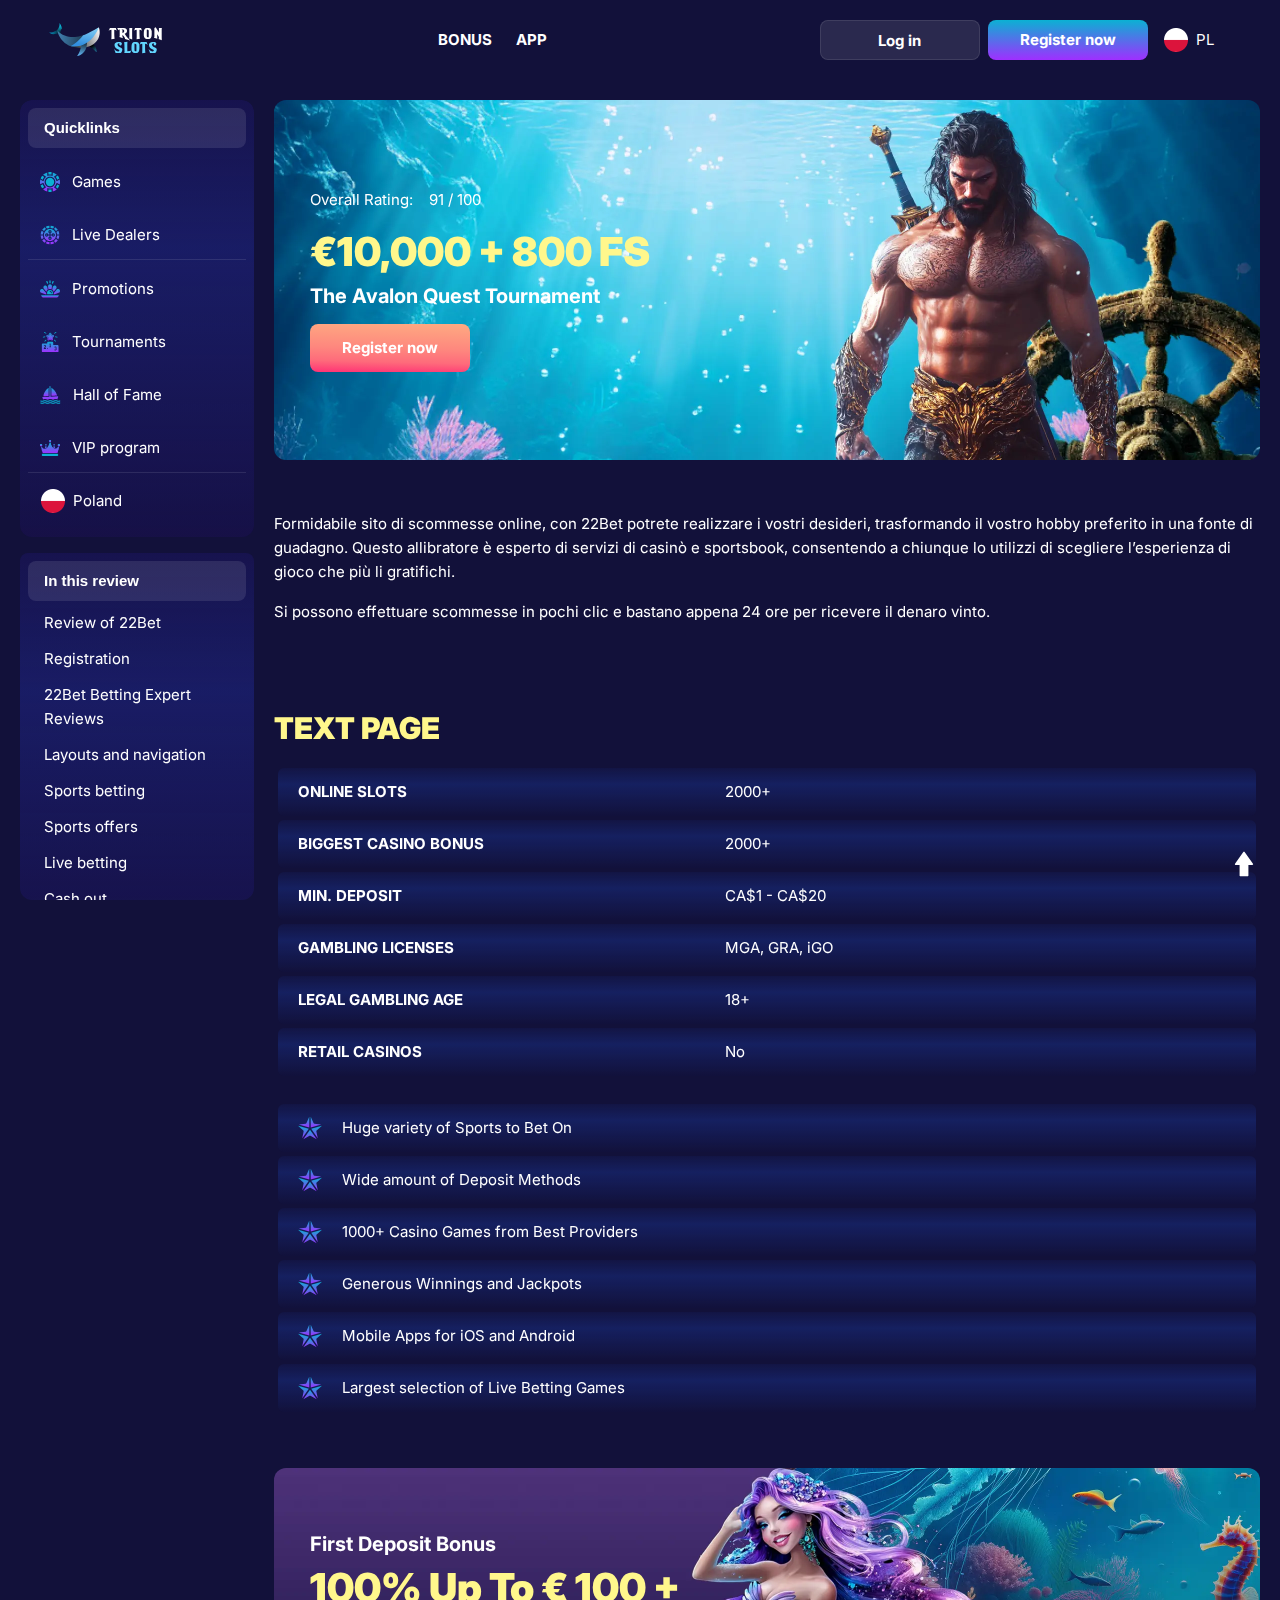
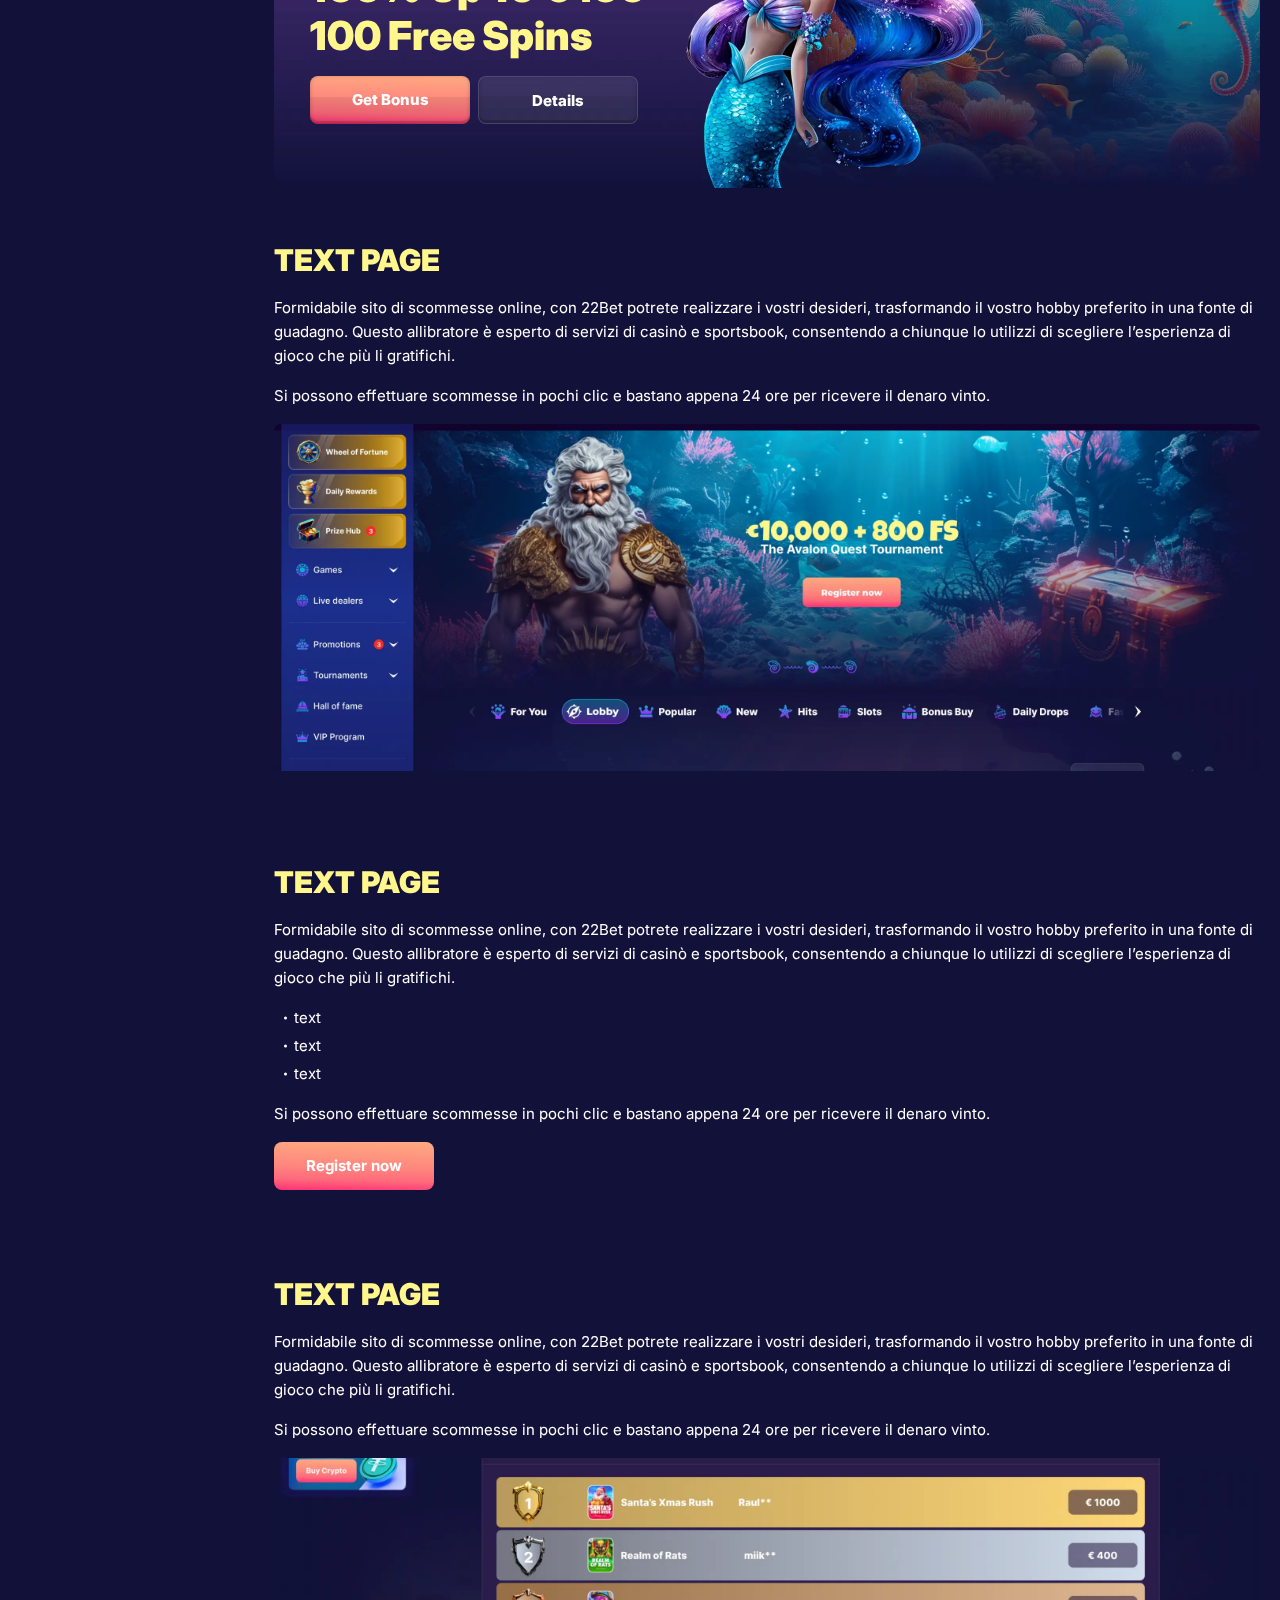
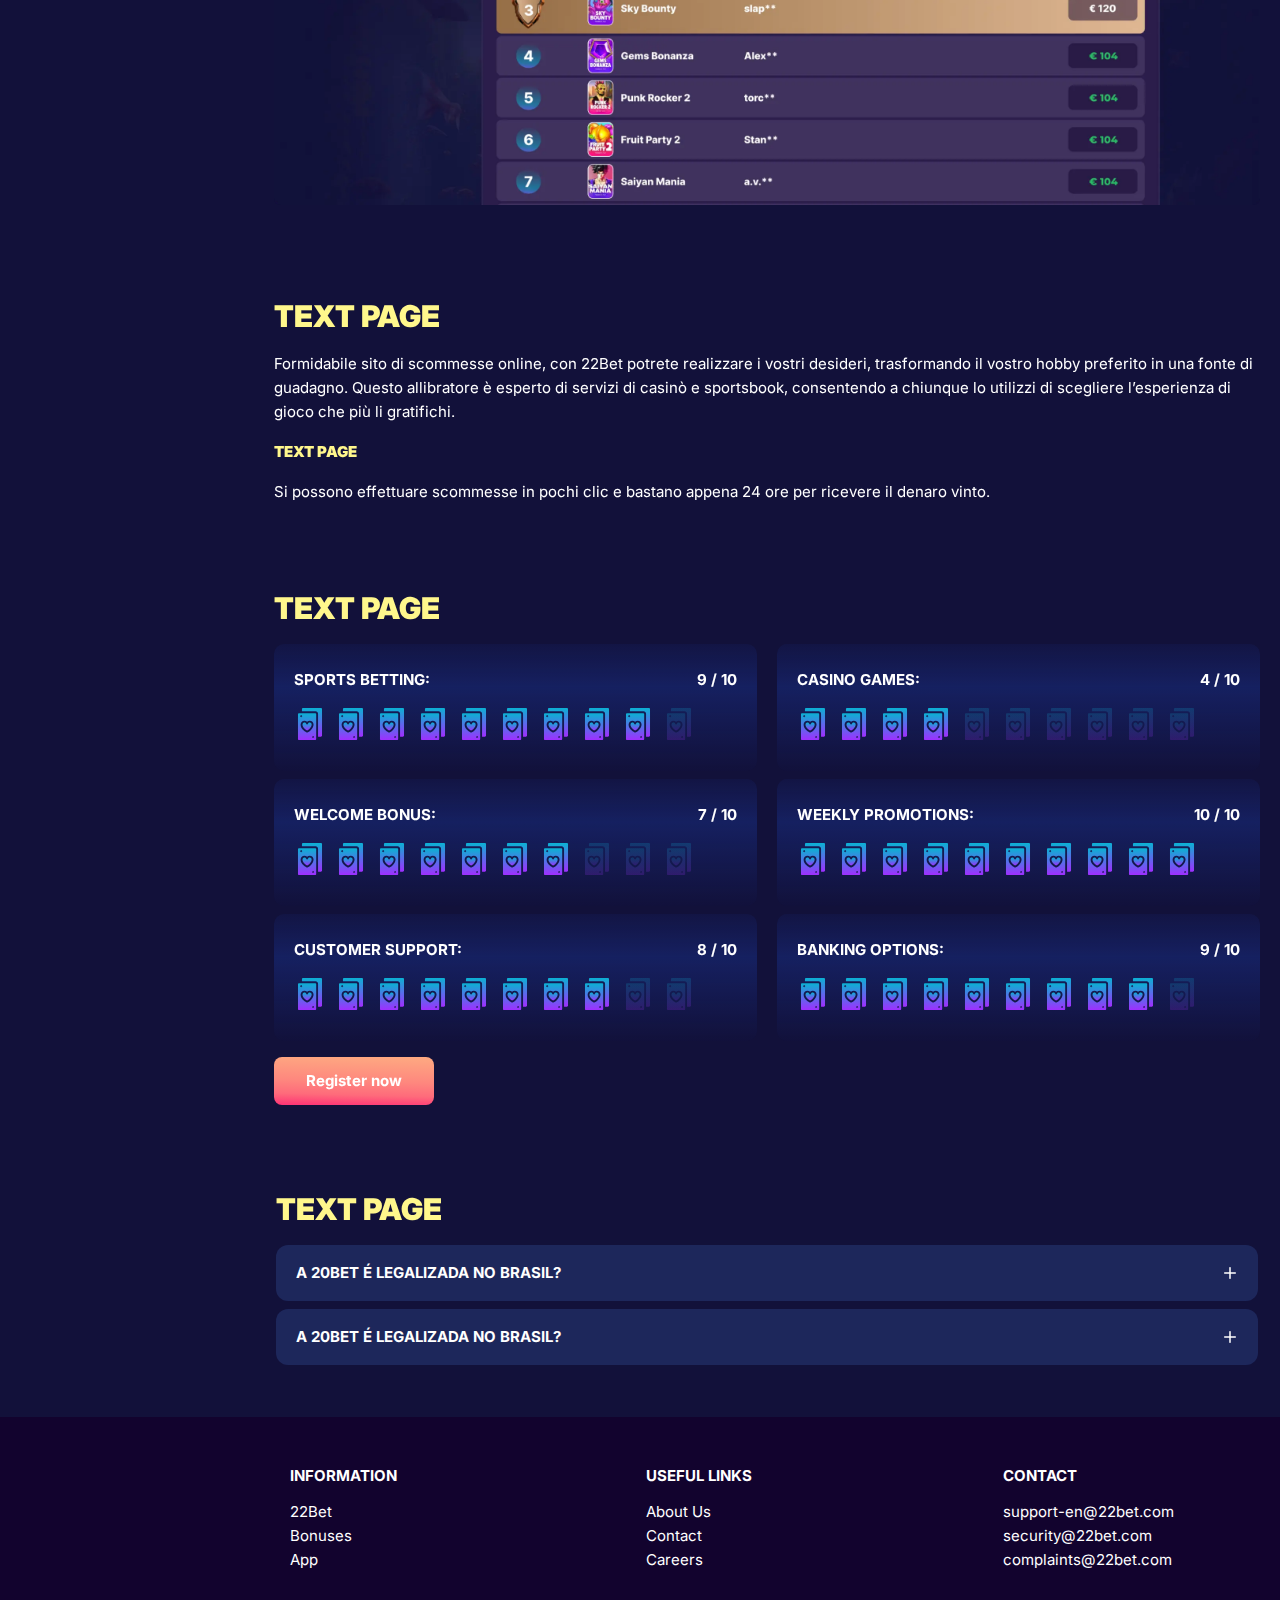
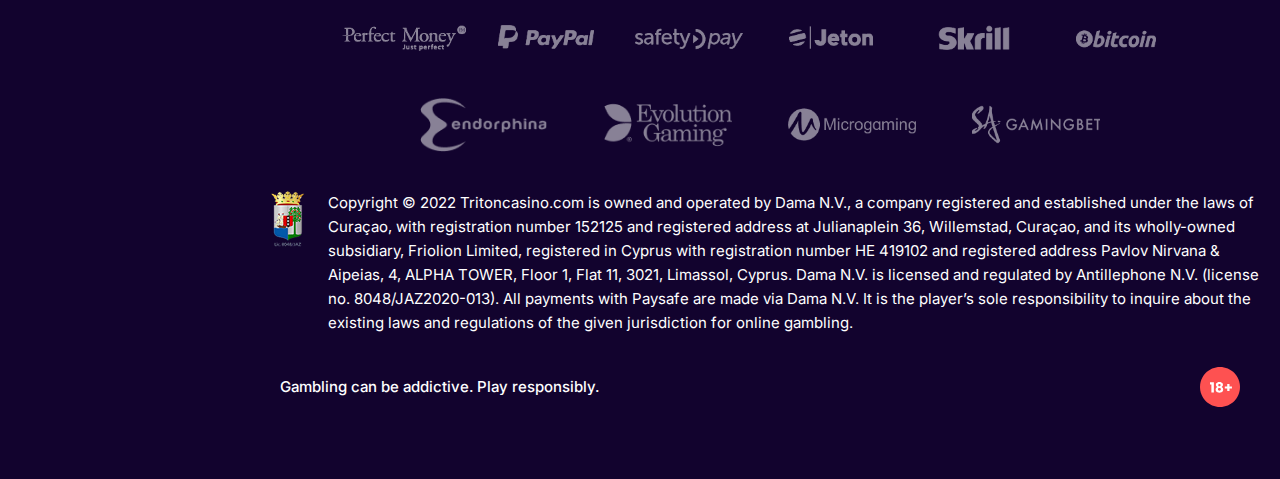
<file: index.html>
<!DOCTYPE html>
<html lang="pl">
  <head>
    <meta charset="UTF-8" />
    <meta name="viewport" content="width=device-width, initial-scale=1.0" />
    <title>€10,000 + 800 FS
      The Avalon Quest Tournament</title>
    <meta
      name="description"
      content=""
    />
    <meta property="og:site_name" content="Slotsgem Casino" />
    <meta
      property="og:title"
      content=""
    />
    <meta property="og:type" content="website" />
    <meta property="og:url" content="http://tritonslots.pl/" />
    <meta property="og:image" content />
    <meta property="og:image:alt" content />
    <meta property="og:locale" content="pl" />
    <meta
      property="og:description"
      content=""
    />
    <link rel="preconnect" href="https://fonts.googleapis.com" />
    <link rel="preconnect" href="https://fonts.gstatic.com" crossorigin />
    <link
    href="https://fonts.googleapis.com/css2?family=Inter:wght@100..900&display=swap"
    rel="stylesheet"
  />
    <link rel="stylesheet" href="./css/reset.css" />
    <link rel="stylesheet" href="./css/main.css" />
    <link rel="stylesheet" href="./css/media.css" />
    <link rel="icon" href="./images/favicon.png" type="image/x-icon" />
     <script src="https://code.jquery.com/jquery-3.6.1.min.js" integrity="sha256-o88AwQnZB+VDvE9tvIXrMQaPlFFSUTR+nldQm1LuPXQ=" crossorigin="anonymous"></script>
  </head>
  <body>
    <header class="header">
      <section class="content header__content">
        <a href="./index.html" class="logo header__logo"
          ><img src="./images/logo.svg" alt="logo" title=""
        /></a>
        <button class="header__btn-menu">
          <svg
            width="16px"
            height="16px"
            viewBox="0 0 16 16"
            xmlns="http://www.w3.org/2000/svg"
          >
            <rect y="0" width="16" height="3" rx="1.5"></rect>
            <rect y="6.5" width="16" height="3" rx="1.5"></rect>
            <rect y="13" width="16" height="3" rx="1.5"></rect>
          </svg>
        </button>
        <nav class="menu header__menu">
          <ul class="header__menu-list">
            <li><a href="./bonus.html">Bonus</a></li>
            <li><a href="./app.html">App</a></li>
          </ul>
          <div class="header__btn">
            <a
              href="#"
              class="header__button header__button-login header__btn-login"
              >Log in
            </a>
            <a
              href="#"
              class="header__button header__button-signin header__btn-signin"
              >Register now</a
            >
          </div>
          <a class="sidebar__country sidebar__country-menu " href="#">
            <span><img src="./images/flag.png" alt="Sweden Flag" title /></span>
            <span>Poland</span>
          </a>
        </nav>
        
        <a href="#" class="header__button header__button-login">Log in</a>
        <a href="#" class="header__button header__button-signin">Register now</a>
        <a class="header__country" href="#">
          <span><img src="./images/flag.png" alt="Sweden Flag" title /></span>
          <span>pl</span>
        </a>
      </section>
    </header>
 <main class="main">
        <aside class="sidebar-wrapper">
            <section class="content sidebar">
              <nav class="menu sidebar__menu">
                <button class="sidebar__nav-button">
                  Quicklinks
                </button>
                <ul>
                  <li >
                    <a href="#" ><img class="icon-default" src="./images/sidebar/games.svg" alt=" Games"  title/>
                      Games</a>
                    
                  </li>
                  <li >
                    <a href="#" ><img class="icon-default" src="./images/sidebar/live.svg" alt="Live Dealers"  title/>
                      
                     Live Dealers</a>
                  </li>
                  <li >
                    <a href="#" > <img class="icon-default" src="./images/sidebar/promotions.svg"  alt="Promotions"  title/>
                      
                      <span>Promotions</span></a>
                  </li> 
                  <li >
                    <a href="#" > <img class="icon-default" src="./images/sidebar/tournaments.svg"  alt="Promotions"  title/>
                      
                      <span>Tournaments</span></a>
                  </li>    
                 
                  <li >
                    <a href="#" ><img class="icon-default" src="./images/sidebar/hall.svg" alt="Hall of Fame" title>
                     
                      Hall of Fame</a>
                  </li>
                  <li >
                    <a href="" ><img class="icon-default" src="./images/sidebar/vip.svg" alt="vip" title/>
                      VIP program</a>
                  </li>
                  
                </ul>

                  <a class="sidebar__country" href="#">
          <span><img src="./images/flag.png" alt="Sweden Flag" title /></span>
          <span>Poland</span>
        </a>
              </nav>
    
              <div class="sidebar__navigation">
                <button class="sidebar__links-button">
                  In this review
                </button>
                <div class="sidebar__links">
                  <ul class="sidebar__links-list">
                      <li ><a  href="#" title>Review of 22Bet</a></li>
                      <li ><a  href="#" title>Registration</a></li>
                      <li ><a  href="#" title>22Bet Betting Expert Reviews</a></li>
                      <li ><a  href="#" title>Layouts and navigation</a></li>
                      <li ><a  href="#" title>Sports betting</a></li>
                      <li ><a  href="#" title>Sports offers</a></li>
                      <li ><a  href="#" title>Live betting</a></li>
                      <li ><a  href="#" title>Cash out</a></li>
                      <li ><a  href="#" title>Live stream</a></li>
                  </ul>
                </div>
              </div>
            </section>
          </aside>
    
          <section class="content__wrapper">
            <section class="content hero hero__content">
              <div class="background hero__background">
                <img src="./images/main/bg-main.webp" alt="hero" title />
              </div>
    
              <div class="hero__data">
                <div
                  class="hero__rating"
                 
                >
                  <p>Overall Rating:</p>
                 
                  <span
                   
                  >
                    <span > 91 </span>
                    <span> / </span>
                    <span > 100 </span>
                    
                  </span>
                </div>
                <h1 class="title general hero__title">
                  €10,000 + 800 FS<strong>The Avalon Quest Tournament</strong>
                </h1>
                <a href="#" class="button hero__button">Register now</a>
              </div>
            </section>
            <section class="content page-nav">
              <div class="page-nav-button sidebar__links-button">
                In this review
              </div>
              <ul class="page-nav-list sidebar__links-list">
               
                <li ><a  href="#" title>Review of 22Bet</a></li>
                <li ><a  href="#" title>Registration</a></li>
                <li ><a  href="#" title>22Bet Betting Expert Reviews</a></li>
                <li ><a  href="#" title>Layouts and navigation</a></li>
                <li ><a  href="#" title>Sports betting</a></li>
                <li ><a  href="#" title>Sports offers</a></li>
                <li ><a  href="#" title>Live betting</a></li>
                <li ><a  href="#" title>Cash out</a></li>
                <li ><a  href="#" title>Live stream</a></li>
              </ul>
            </section>
            <section class="content article ">
          
                <p >
                  Formidabile sito di scommesse online, con 22Bet potrete realizzare i
                  vostri desideri, trasformando il vostro hobby preferito in una fonte
                  di guadagno. Questo allibratore è esperto di servizi di casinò e
                  sportsbook, consentendo a chiunque lo utilizzi di scegliere
                  l’esperienza di gioco che più li gratifichi.
                </p>
            
                <p >
                  Si possono effettuare scommesse in pochi clic e bastano appena 24 ore
                  per ricevere il denaro vinto.
                </p>
              </section> 
              <section class="content about">
                <h2 class="title high about__title">Text page</h2>
                <div class="features__list features__table"> 
                  
                  <div class="features__table-content">
                     <div class="features-wrapper">
                     
                   <table>
                    
                     <tbody>
                       <tr>
                         <td>Online slots</td>
                         <td>2000+</td>
                       </tr>
                       <tr>
                         <td>Biggest casino bonus</td>
                         <td>2000+</td>
                       </tr>
                       <tr>
                         <td>Min. deposit</td>
                         <td>CA$1 - CA$20</td>
                       </tr>
                       <tr>
                         <td>Gambling licenses</td>
                         <td>MGA, GRA, iGO</td>
                       </tr>
                       <tr>
                         <td>Legal gambling age</td>
                         <td>18+</td>
                       </tr>
                       <tr>
                         <td>Retail casinos</td>
                         <td>No</td>
                       </tr>
                     </tbody>
                   </table>
                    </div>
                    <div class="features-wrapper">
                
                      <ul class="features__list features__item">
                        <li >Huge variety of Sports to Bet On</li>
                        <li >Wide amount of Deposit Methods</li>
                        <li >1000+ Casino Games from Best Providers</li>
                        <li >Generous Winnings and Jackpots</li>
                        <li >Mobile Apps for iOS and Android</li>
                        <li >Largest selection of Live Betting Games</li>
                    </ul>
                    </div>
                   
                  
                  </div>
                 </div>   
              </section> 
             
         
              <section class="content banner">
                <div class="background banner__background">
                  
                  <img src="./images/main/banner-main.webp" alt="banner" title />
                </div>
                <div class="banner__info">
                  <h2 class="title high banner__title-main">
                    First Deposit Bonus
                    <strong>100% up to € 100
                      + 100 Free Spins </strong>
                  </h2>
                  <div class="banner__buttons bonuses__buttons">
                    <a href="#" class="button bonuses__button">Get Bonus</a>
                    <a href="#" class="button bonuses__button  ">Details</a>
                 </div>
                </div>
              </section>
              
             <section class=" content article">
                <h2 class="article__title high title">Text page</h2>
                
                <p class="">
                  Formidabile sito di scommesse online, con 22Bet potrete realizzare i
                  vostri desideri, trasformando il vostro hobby preferito in una fonte
                  di guadagno. Questo allibratore è esperto di servizi di casinò e
                  sportsbook, consentendo a chiunque lo utilizzi di scegliere
                  l’esperienza di gioco che più li gratifichi.
                </p>
                
                <p >
                  Si possono effettuare scommesse in pochi clic e bastano appena 24 ore
                  per ricevere il denaro vinto.
                </p>
                <div class="images">
                  <img
                  src="./images/main/image1-main.webp"
                  alt="images" title
                  class=""
                  
                />
                </div>
              </section>
              <section class=" content article ">
                <h2 class="article__title high title">Text page</h2>
                <p >
                  Formidabile sito di scommesse online, con 22Bet potrete realizzare i
                  vostri desideri, trasformando il vostro hobby preferito in una fonte
                  di guadagno. Questo allibratore è esperto di servizi di casinò e
                  sportsbook, consentendo a chiunque lo utilizzi di scegliere
                  l’esperienza di gioco che più li gratifichi.
                </p>
                <ul>
                  <li >text</li>
                  <li >text</li>
                  <li >text</li>
                </ul>
                <p >
                  Si possono effettuare scommesse in pochi clic e bastano appena 24 ore
                  per ricevere il denaro vinto.
                </p>
                
                <a href="#" class="button  article__button">Register now</a>
              </section>
              <section class=" content article">
                <h2 class="article__title high title">Text page</h2>
               
                <p class="">
                  Formidabile sito di scommesse online, con 22Bet potrete realizzare i
                  vostri desideri, trasformando il vostro hobby preferito in una fonte
                  di guadagno. Questo allibratore è esperto di servizi di casinò e
                  sportsbook, consentendo a chiunque lo utilizzi di scegliere
                  l’esperienza di gioco che più li gratifichi.
                </p>
                <p >
                  Si possono effettuare scommesse in pochi clic e bastano appena 24 ore
                  per ricevere il denaro vinto.
                </p>
                <div class="images">
                  <img
                  src="./images/main/image2-main.webp"
                  alt="images" title
                  class=""
                  
                />
                </div>
              </section>
              <section class=" content article ">
                <h2 class="article__title high title">Text page</h2>
                <p >
                  Formidabile sito di scommesse online, con 22Bet potrete realizzare i
                  vostri desideri, trasformando il vostro hobby preferito in una fonte
                  di guadagno. Questo allibratore è esperto di servizi di casinò e
                  sportsbook, consentendo a chiunque lo utilizzi di scegliere
                  l’esperienza di gioco che più li gratifichi.
                </p>
                
                <h3>Text page</h3>
                
                <p >
                  Si possono effettuare scommesse in pochi clic e bastano appena 24 ore
                  per ricevere il denaro vinto.
                </p>
               
              </section>
             <section class="content ratings ">
                <h2 class="ratings__title title high">
                  Text page
                </h2>
                
                <div class="ratings__content">
                  <ul class="ratings__list">
                    <li>
                      
                      <div  class="ratings__info">
                       
                        <span class="ratings__data">
                          <span>9</span>
                          <span>/</span>
                          <span>10</span>
                        </span>
                        <p>Sports betting:</p>
                      </div>
                      <div class="ratings__img">
                        <img src="./images/main/ratings-icon.svg" alt="ratings" title>
                        <img src="./images/main/ratings-icon.svg" alt="ratings" title>
                        <img src="./images/main/ratings-icon.svg" alt="ratings" title>
                        <img src="./images/main/ratings-icon.svg" alt="ratings" title>
                        <img src="./images/main/ratings-icon.svg" alt="ratings" title>
                        <img src="./images/main/ratings-icon.svg" alt="ratings" title>
                        <img src="./images/main/ratings-icon.svg" alt="ratings" title>
                        <img src="./images/main/ratings-icon.svg" alt="ratings" title>
                        <img src="./images/main/ratings-icon.svg" alt="ratings" title>
                        <img class="ratings-icon-grey" src="./images/main/ratings-icon-grey.svg" alt="ratings" title>
                        
                      </div>
                    </li>
                    <li>
                      
                      <div class="ratings__info">
                        <span class="ratings__data">
                          <span>7</span>
                          <span>/</span>
                          <span>10</span>
                        </span>
                        <p>Welcome Bonus:
                        </p>
      
                      </div>
                      <div class="ratings__img">
                        <img src="./images/main/ratings-icon.svg" alt="ratings" title>
                        <img src="./images/main/ratings-icon.svg" alt="ratings" title>
                        <img src="./images/main/ratings-icon.svg" alt="ratings" title>
                        <img src="./images/main/ratings-icon.svg" alt="ratings" title>
                        <img src="./images/main/ratings-icon.svg" alt="ratings" title>
                      <img src="./images/main/ratings-icon.svg" alt="ratings" title>
                      <img src="./images/main/ratings-icon.svg" alt="ratings" title>
                        <img class="ratings-icon-grey" src="./images/main/ratings-icon-grey.svg" alt="ratings" title>
                        <img class="ratings-icon-grey" src="./images/main/ratings-icon-grey.svg" alt="ratings" title>
                        <img class="ratings-icon-grey" src="./images/main/ratings-icon-grey.svg" alt="ratings" title>
                    
                      </div>
                    </li>
                    <li>
                      
                      <div class="ratings__info">
                        <span class="ratings__data">
                          <span>8</span>
                          <span>/</span>
                          <span>10</span>
                        </span>
                        <p>Customer support:</p>
                      
                      </div>
                      <div class="ratings__img">
                        <img src="./images/main/ratings-icon.svg" alt="ratings" title>
                        <img src="./images/main/ratings-icon.svg" alt="ratings" title>
                        <img src="./images/main/ratings-icon.svg" alt="ratings" title>
                        <img src="./images/main/ratings-icon.svg" alt="ratings" title>
                        <img src="./images/main/ratings-icon.svg" alt="ratings" title>
                        <img src="./images/main/ratings-icon.svg" alt="ratings" title>
                        <img src="./images/main/ratings-icon.svg" alt="ratings" title>
                        <img src="./images/main/ratings-icon.svg" alt="ratings" title>
                        <img class="ratings-icon-grey" src="./images/main/ratings-icon-grey.svg" alt="ratings" title>
                        <img class="ratings-icon-grey" src="./images/main/ratings-icon-grey.svg" alt="ratings" title>
                        
                      </div>  
                  </li>
                  </ul>
                  <ul class="ratings__list">
                  <li>
                   
                    <div class="ratings__info">
                      <span class="ratings__data">
                        <span>4</span>
                        <span>/</span>
                        <span>10</span>
                      </span>
                      <p>Casino games:</p>
                    
                    </div>
                    <div class="ratings__img">
                      <img src="./images/main/ratings-icon.svg" alt="ratings" title>
                      <img src="./images/main/ratings-icon.svg" alt="ratings" title>
                      <img src="./images/main/ratings-icon.svg" alt="ratings" title>
                      <img src="./images/main/ratings-icon.svg" alt="ratings" title>
                      <img class="ratings-icon-grey" src="./images/main/ratings-icon-grey.svg" alt="ratings" title>
                      <img class="ratings-icon-grey" src="./images/main/ratings-icon-grey.svg" alt="ratings" title>
                      <img class="ratings-icon-grey" src="./images/main/ratings-icon-grey.svg" alt="ratings" title>
                      <img class="ratings-icon-grey" src="./images/main/ratings-icon-grey.svg" alt="ratings" title>
                      <img class="ratings-icon-grey" src="./images/main/ratings-icon-grey.svg" alt="ratings" title>
                      <img class="ratings-icon-grey" src="./images/main/ratings-icon-grey.svg" alt="ratings" title>
                     
                    </div>
                   
                  </li>
                    <li>
                      
                      <div class="ratings__info">
                        <span class="ratings__data">
                          <span>10</span>
                          <span>/</span>
                          <span>10</span>
                        </span>
                        <p>Weekly Promotions:
                        </p> 
                      </div>
                      <div class="ratings__img">
                        <img src="./images/main/ratings-icon.svg" alt="ratings" title>
                      <img src="./images/main/ratings-icon.svg" alt="ratings" title>
                      <img src="./images/main/ratings-icon.svg" alt="ratings" title>
                      <img src="./images/main/ratings-icon.svg" alt="ratings" title>
                      <img src="./images/main/ratings-icon.svg" alt="ratings" title>
                      <img src="./images/main/ratings-icon.svg" alt="ratings" title>
                      <img src="./images/main/ratings-icon.svg" alt="ratings" title>
                      <img src="./images/main/ratings-icon.svg" alt="ratings" title>
                      <img src="./images/main/ratings-icon.svg" alt="ratings" title>
                      <img src="./images/main/ratings-icon.svg" alt="ratings" title>
                      </div>   
                    </li>
                   
      
                   
                  <li>
                    
                    <div class="ratings__info">
                      <span class="ratings__data">
                        <span>9</span>
                        <span>/</span>
                        <span>10</span>
                      </span>
                      <p>Banking Options:</p>
                     
                    </div> 
                    <div class="ratings__img">
                      <img src="./images/main/ratings-icon.svg" alt="ratings" title>
                      <img src="./images/main/ratings-icon.svg" alt="ratings" title>
                      <img src="./images/main/ratings-icon.svg" alt="ratings" title>
                      <img src="./images/main/ratings-icon.svg" alt="ratings" title>
                      <img src="./images/main/ratings-icon.svg" alt="ratings" title>
                      <img src="./images/main/ratings-icon.svg" alt="ratings" title>
                      <img src="./images/main/ratings-icon.svg" alt="ratings" title>
                      <img src="./images/main/ratings-icon.svg" alt="ratings" title>
                      <img src="./images/main/ratings-icon.svg" alt="ratings" title>
                      <img class="ratings-icon-grey" src="./images/main/ratings-icon-grey.svg" alt="ratings" title>
                    </div>
                  </li> 
                
                  </ul>
                </div>
            
              <a href="#" class="button ratings__button">Register now</a>
              </section>
               <section class="content faq ">
                <h2 class="title high faq__title ">Text page</h2>
                <ul class="faq__list " >
                  <li class="faq__item" >
                    <h3 class="title medium faq__subtitle js-button-expander" >A 20Bet é legalizada no Brasil?
                     </h3>
                    <div  class="faq__answer js-expand-content" >
                      <p >
                        O pacote especial para novos usuários da 20Bet paga 100% sobre o primeiro depósito, com limite de 600 BRL.
                      </p>
                    </div>
                  </li>
                  <li class="faq__item" >
                    <h3 class="title medium faq__subtitle js-button-expander" >A 20Bet é legalizada no Brasil?</h3>
                    <div class="faq__answer js-expand-content" >
                      <p >
                        O pacote especial para novos usuários da 20Bet paga 100% sobre o primeiro depósito, com limite de 600 BRL.
                      </p>
                    </div>
                  </li> 
                  
                  
                </ul>
              </section> 
              <div class=""  onclick="scrollToTop()">
                <button class="main__arrow" id="scrollToTopBtn"></button>
              </div> 
          </section>
    
    </main> 
    <footer class="footer">
      <section class="content footer__content">
        
        <ul class="footer__menu">
          <li>
            <div>Information</div>
            <ul class="footer__info">
              <li><a href="#">22Bet
              </a></li>
              <li><a href="#">Bonuses</a></li>
              <li><a href="#">App
              </a></li>
              
            
            </ul>
          </li>
          
          <li>
            <div>Useful Links</div>
            <ul class="footer__info">
              <li><a href="#">About Us</a></li>
              <li><a href="#">Contact</a></li>
              <li><a href="#">Careers</a></li>
            </ul>
          </li>
          <li>
            <div>Contact
            </div>
            <ul class="footer__info">
              <li><a href="mailto:support-en@22bet.com" >support-en@22bet.com</a></li>
              <li><a href="mailto:security@22bet.com">security@22bet.com</a></li>
              <li><a href="mailto:complaints@22bet.com">complaints@22bet.com</a></li>
            </ul>
          </li>
        </ul>
        <ul class="footer__cards">
          <li>
            <a href="#"><img src="./images/perfect.png" alt="cards" title /></a>
          </li>
          <li>
            <a href="#"><img src="./images/paypal.png" alt="cards" title /></a>
          </li>
          <li>
            <a href="#"
              ><img src="./images/safety.png" alt="cards" title
            /></a>
          </li>
          <li>
            <a href="#"><img src="./images/jeton.png" alt="cards" title /></a>
          </li>
          <li>
            <a href="#"><img src="./images/scrill.png" alt="cards" title /></a>
          </li>
          <li>
            <a href="#"><img src="./images/bitcoin.png" alt="cards" title /></a>
          </li>
          
        </ul>
        <ul class="footer__cards footer__cards-last">
          <li>
            <a href="#"><img src="./images/endorfina.png" alt="cards" title /></a>
          </li>
          <li>
            <a href="#"><img src="./images/evolution.png" alt="cards" title /></a>
          </li>
          <li>
            <a href="#"
              ><img src="./images/micro.png" alt="cards" title
            /></a>
          </li>
          <li>
            <a href="#"><img src="./images/gaming.png" alt="cards" title /></a>
          </li>
          
          
        </ul>
        <div class="footer__wrap">
          <img src="./images/footer-frame.png" alt="logo" title />
          <p>
            Copyright &copy; 2022 Tritoncasino.com is owned and operated by Dama N.V., a company registered and established under the laws of Curaçao, with registration number 152125 and registered address at Julianaplein 36, Willemstad, Curaçao, and its wholly-owned subsidiary, Friolion Limited, registered in Cyprus with registration number HE 419102 and registered address Pavlov Nirvana & Aipeias, 4, ALPHA TOWER, Floor 1, Flat 11, 3021, Limassol, Cyprus. Dama N.V. is licensed and regulated by Antillephone N.V. (license no. 8048/JAZ2020-013). All payments with Paysafe are made via Dama N.V. It is the player’s sole responsibility to inquire about the existing laws and regulations of the given jurisdiction for online gambling.
          </p>
        </div>
        <div class="footer__wrapp">
          
          <p>
            Gambling can be addictive. Play responsibly.
          </p>
          <img src="./images/age.svg" alt="age" title />
        </div>
      </section>
    </footer>
    <script src="./js/sidebar.js" defer></script>
    <script src="./js/arrowUp.js" defer></script>
    <script src="./js/expander.js" defer></script>
    <script src="./js/mobile-menu.js" defer></script>
  </body>
</html>
</file>
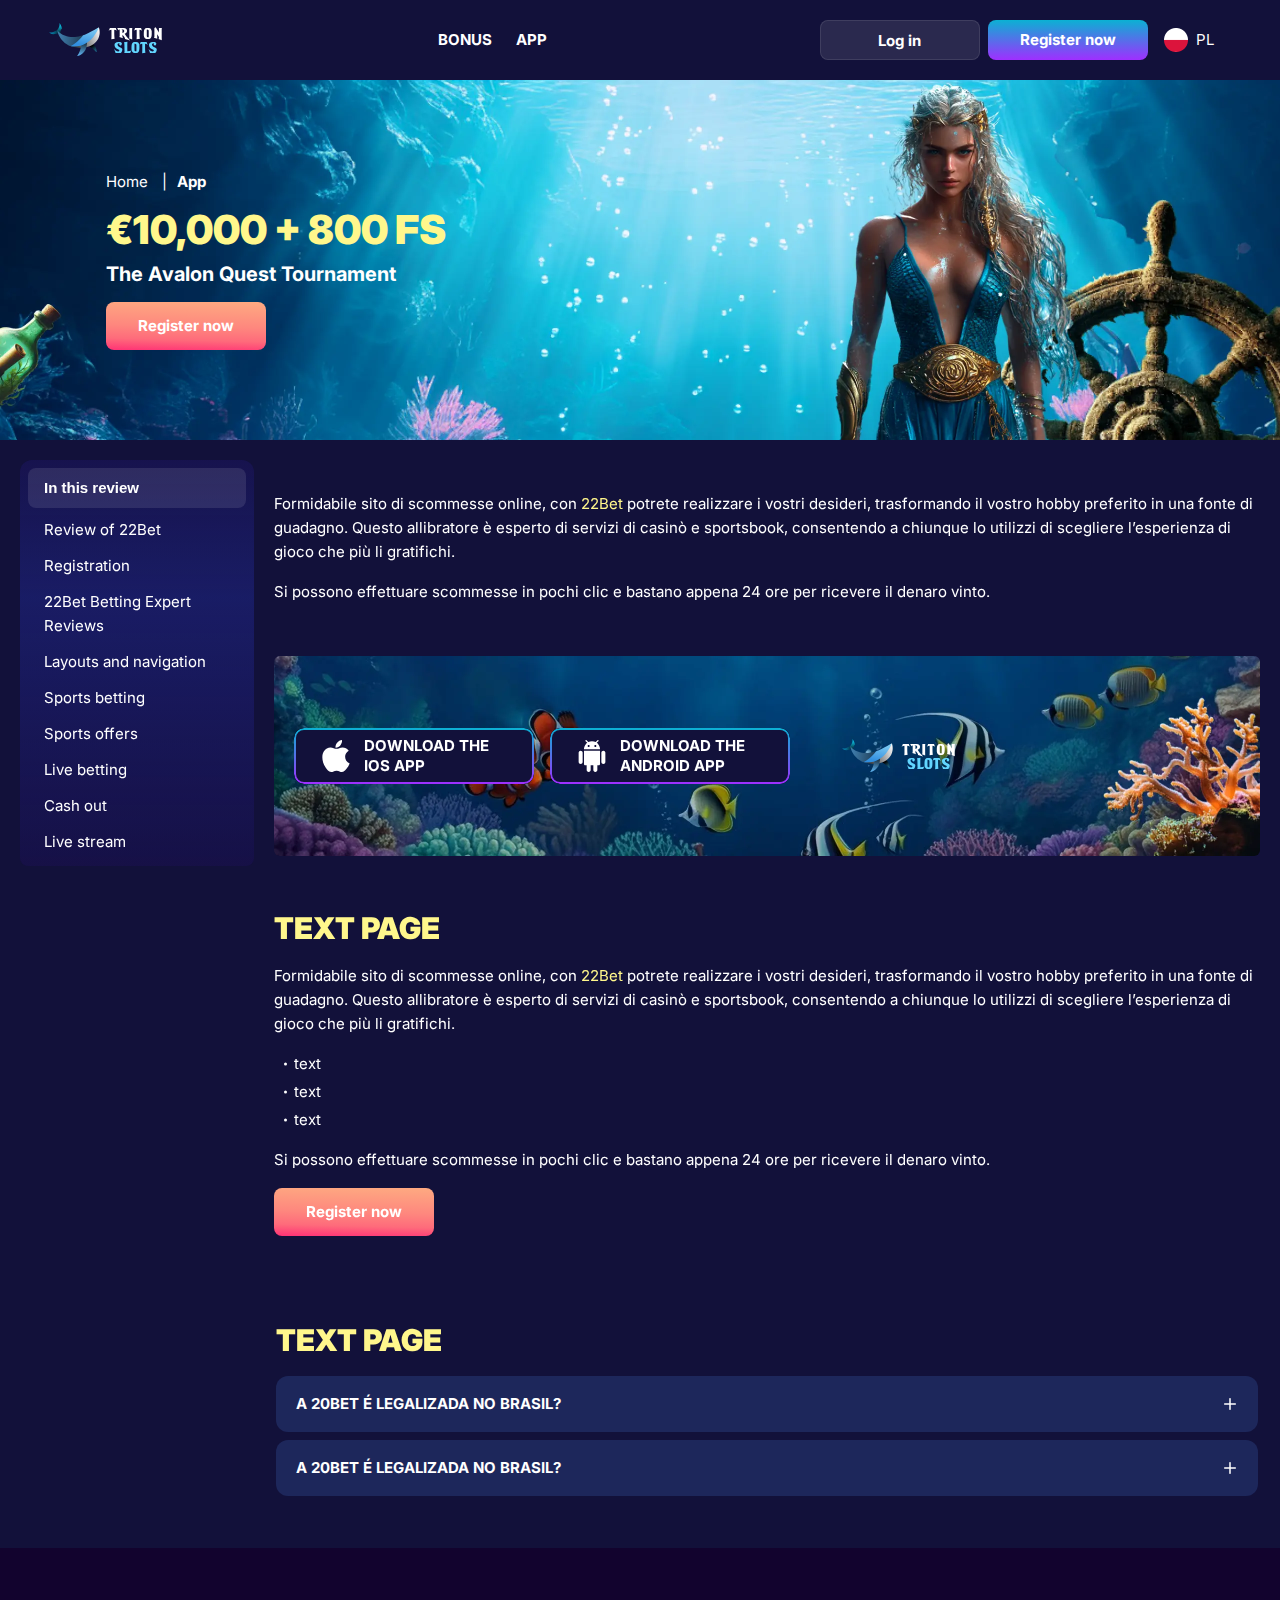
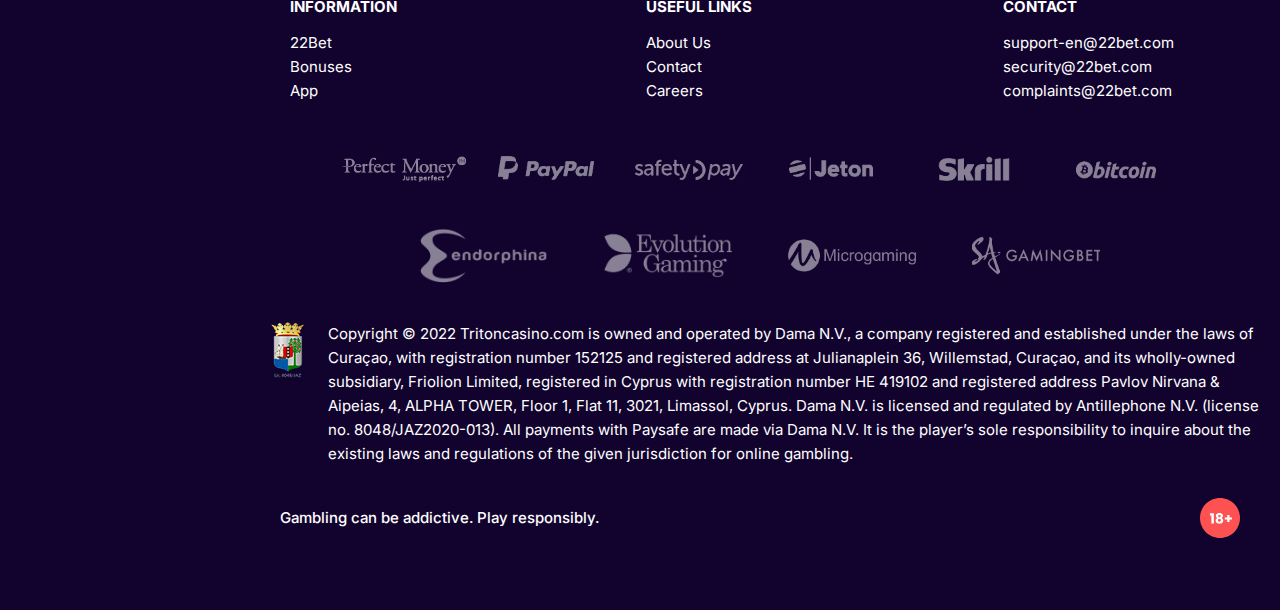
<file: app.html>
<!DOCTYPE html>
<html lang="pl">
  <head>
    <meta charset="UTF-8" />
    <meta name="viewport" content="width=device-width, initial-scale=1.0" />
    <title>€10,000 + 800 FS
      The Avalon Quest Tournament</title>
    <meta
      name="description"
      content=""
    />
    <meta property="og:site_name" content="Slotsgem Casino" />
    <meta
      property="og:title"
      content=""
    />
    <meta property="og:type" content="website" />
    <meta property="og:url" content="http://tritonslots.pl/" />
    <meta property="og:image" content />
    <meta property="og:image:alt" content />
    <meta property="og:locale" content="pl" />
    <meta
      property="og:description"
      content=""
    />
    <link rel="preconnect" href="https://fonts.googleapis.com" />
    <link rel="preconnect" href="https://fonts.gstatic.com" crossorigin />
    <link
  href="https://fonts.googleapis.com/css2?family=Inter:wght@100..900&display=swap"
  rel="stylesheet"
/>
    <link rel="stylesheet" href="./css/reset.css" />
    <link rel="stylesheet" href="./css/main.css" />
    <link rel="stylesheet" href="./css/media.css" />
    <link rel="icon" href="./images/favicon.png" type="image/x-icon" />
    <script
      src="https://code.jquery.com/jquery-3.6.1.min.js"
      integrity="sha256-o88AwQnZB+VDvE9tvIXrMQaPlFFSUTR+nldQm1LuPXQ="
      crossorigin="anonymous"
    ></script>
  </head>
  <body>
    <header class="header">
      <section class="content header__content">
        <a href="./index.html" class="logo header__logo"
          ><img src="./images/logo.svg" alt="logo" title=""
        /></a>
        <button class="header__btn-menu">
          <svg
            width="16px"
            height="16px"
            viewBox="0 0 16 16"
            xmlns="http://www.w3.org/2000/svg"
          >
            <rect y="0" width="16" height="3" rx="1.5"></rect>
            <rect y="6.5" width="16" height="3" rx="1.5"></rect>
            <rect y="13" width="16" height="3" rx="1.5"></rect>
          </svg>
        </button>
        <nav class="menu header__menu">
          <ul class="header__menu-list">
            <li><a href="./bonus.html">Bonus</a></li>
            <li><a href="./app.html">App</a></li>
          </ul>
          <div class="header__btn">
            <a
              href="#"
              class="header__button header__button-login header__btn-login"
              >Log in
            </a>
            <a
              href="#"
              class="header__button header__button-signin header__btn-signin"
              >Register now</a
            >
          </div>
          <a class="sidebar__country sidebar__country-menu " href="#">
            <span><img src="./images/flag.png" alt="Sweden Flag" title /></span>
            <span>Poland</span>
          </a>
        </nav>
        
        <a href="#" class="header__button header__button-login">Log in</a>
        <a href="#" class="header__button header__button-signin">Register now</a>

        <a class="header__country" href="#">
          <span><img src="./images/flag.png" alt="Sweden Flag" title /></span>
          <span>pl</span>
        </a>
      </section>
    </header>
       <section class=" hero hero__app hero__page">
        <div class="background hero__background">
          <img src="./images/app/bg-app.webp" alt="hero" title />
        </div>

        <div class="hero__data hero__data-app">
          <ul
            class="breadcrumbs"
           
          >
            <li
             
            >
              <a href="#" >
                <span>Home</span></a
              >
              
            </li>
            <li
              
            >
              <a href="#" > <span >App</span></a>
              
            </li>
          </ul>
          <h1 class="title general hero__title">
            €10,000 + 800 FS <strong>The Avalon Quest Tournament</strong>
          </h1>
          
          <a href="#" class="button hero__button hero__button-app">Register now</a>
        </div>
      </section>
    <main class="main main-page">
   
      <section class="main__wrap main__wrap-page">
      <aside class="sidebar-wrapper">
        <section class="content sidebar">
         
          <div class="sidebar__navigation">
          <button class="sidebar__links-button">In this review</button>
          <div class="sidebar__links">
            <ul class="sidebar__links-list">
              <li><a href="#" title>Review of 22Bet</a></li>
              <li><a href="#" title>Registration</a></li>
              <li><a href="#" title>22Bet Betting Expert Reviews</a></li>
              <li><a href="#" title>Layouts and navigation</a></li>
              <li><a href="#" title>Sports betting</a></li>
              <li><a href="#" title>Sports offers</a></li>
              <li><a href="#" title>Live betting</a></li>
              <li><a href="#" title>Cash out</a></li>
              <li><a href="#" title>Live stream</a></li>
            </ul>
          </div>
          </div>
        </section>
      </aside>

      <section class="content__wrapper">
       
        <section class="content page-nav">
          <div class="page-nav-button sidebar__links-button">In this review</div>
          <ul class="page-nav-list sidebar__links-list">
            <li><a href="#" title>Review of 22Bet</a></li>
            <li><a href="#" title>Registration</a></li>
            <li><a href="#" title>22Bet Betting Expert Reviews</a></li>
            <li><a href="#" title>Layouts and navigation</a></li>
            <li><a href="#" title>Sports betting</a></li>
            <li><a href="#" title>Sports offers</a></li>
            <li><a href="#" title>Live betting</a></li>
            <li><a href="#" title>Cash out</a></li>
            <li><a href="#" title>Live stream</a></li>
          </ul>
        </section>
        <section class="content article">
        
          <p>
            Formidabile sito di scommesse online, con
            <a href="#" class="article__link">22Bet</a> potrete realizzare i vostri desideri, trasformando il vostro hobby preferito in una fonte di guadagno. Questo allibratore è esperto di servizi di casinò e sportsbook, consentendo a chiunque lo utilizzi di scegliere l’esperienza di gioco che più li gratifichi.
          </p>
          <p>Si possono effettuare scommesse in pochi clic e bastano appena 24 ore per ricevere il denaro vinto.</p>
        </section>
        <section class="content  banner__app">
          <div class="background banner__background-app">
            <img class="background-app" src="./images/app/banner-app.webp" alt="banner" title />
          </div>
          <div class="banner__content banner__content-app">
           
                <a href="#" class="banner__btn banner__btn-android"
                >  DOWNLOAD
                THE IOS APP
                </span></a>
                
              
              <a href="#" class="banner__btn banner__btn-app">
                DOWNLOAD THE android APP</a>
            </div>
              <a href="#" class="logo banner__logo"
          ><img src="./images/logo.svg" alt="logo" title=""
        /></a>
        </section>
        <section class="content article">
          <h2 class="article__title high title">
            Text page
          </h2>
          <p>
            Formidabile sito di scommesse online, con <a href="#" class="article__link">22Bet</a> potrete realizzare i vostri desideri, trasformando il vostro hobby preferito in una fonte di guadagno. Questo allibratore è esperto di servizi di casinò e sportsbook, consentendo a chiunque lo utilizzi di scegliere l’esperienza di gioco che più li gratifichi.
          </p>
          
          <ul >
            <li >text</li>
                  <li >text</li>
                  <li >text</li>
          </ul>
          <p>Si possono effettuare scommesse in pochi clic e bastano appena 24 ore per ricevere il denaro vinto.</p>
          
          <a href="#" class="button article__button">Register now</a>
        </section>
     <section class="content faq ">
                <h2 class="title high faq__title ">Text page</h2>
                <ul class="faq__list " >
                  <li class="faq__item" >
                    <h3 class="title medium faq__subtitle js-button-expander" >A 20Bet é legalizada no Brasil?
                     </h3>
                    <div  class="faq__answer js-expand-content" >
                      <p >
                        O pacote especial para novos usuários da 20Bet paga 100% sobre o primeiro depósito, com limite de 600 BRL.
                      </p>
                    </div>
                  </li>
                  <li class="faq__item" >
                    <h3 class="title medium faq__subtitle js-button-expander" >A 20Bet é legalizada no Brasil?</h3>
                    <div class="faq__answer js-expand-content" >
                      <p >
                        O pacote especial para novos usuários da 20Bet paga 100% sobre o primeiro depósito, com limite de 600 BRL.
                      </p>
                    </div>
                  </li> 
                  
                  
                </ul>
              </section> 
      </section>
      </section>
    </main>
    <footer class="footer">
      <section class="content footer__content">
        
        <ul class="footer__menu">
          <li>
            <div>Information</div>
            <ul class="footer__info">
              <li><a href="#">22Bet
              </a></li>
              <li><a href="#">Bonuses</a></li>
              <li><a href="#">App
              </a></li>
              
            
            </ul>
          </li>
          
          <li>
            <div>Useful Links</div>
            <ul class="footer__info">
              <li><a href="#">About Us</a></li>
              <li><a href="#">Contact</a></li>
              <li><a href="#">Careers</a></li>
            </ul>
          </li>
          <li>
            <div>Contact
            </div>
            <ul class="footer__info">
              <li><a href="mailto:support-en@22bet.com" >support-en@22bet.com</a></li>
              <li><a href="mailto:security@22bet.com">security@22bet.com</a></li>
              <li><a href="mailto:complaints@22bet.com">complaints@22bet.com</a></li>
            </ul>
          </li>
        </ul>
        <ul class="footer__cards">
          <li>
            <a href="#"><img src="./images/perfect.png" alt="cards" title /></a>
          </li>
          <li>
            <a href="#"><img src="./images/paypal.png" alt="cards" title /></a>
          </li>
          <li>
            <a href="#"
              ><img src="./images/safety.png" alt="cards" title
            /></a>
          </li>
          <li>
            <a href="#"><img src="./images/jeton.png" alt="cards" title /></a>
          </li>
          <li>
            <a href="#"><img src="./images/scrill.png" alt="cards" title /></a>
          </li>
          <li>
            <a href="#"><img src="./images/bitcoin.png" alt="cards" title /></a>
          </li>
          
        </ul>
        <ul class="footer__cards footer__cards-last">
          <li>
            <a href="#"><img src="./images/endorfina.png" alt="cards" title /></a>
          </li>
          <li>
            <a href="#"><img src="./images/evolution.png" alt="cards" title /></a>
          </li>
          <li>
            <a href="#"
              ><img src="./images/micro.png" alt="cards" title
            /></a>
          </li>
          <li>
            <a href="#"><img src="./images/gaming.png" alt="cards" title /></a>
          </li>
          
          
        </ul>
        <div class="footer__wrap">
          <img src="./images/footer-frame.png" alt="logo" title />
          <p>
            Copyright &copy; 2022 Tritoncasino.com is owned and operated by Dama N.V., a company registered and established under the laws of Curaçao, with registration number 152125 and registered address at Julianaplein 36, Willemstad, Curaçao, and its wholly-owned subsidiary, Friolion Limited, registered in Cyprus with registration number HE 419102 and registered address Pavlov Nirvana & Aipeias, 4, ALPHA TOWER, Floor 1, Flat 11, 3021, Limassol, Cyprus. Dama N.V. is licensed and regulated by Antillephone N.V. (license no. 8048/JAZ2020-013). All payments with Paysafe are made via Dama N.V. It is the player’s sole responsibility to inquire about the existing laws and regulations of the given jurisdiction for online gambling.
          </p>
        </div>
        <div class="footer__wrapp">
          
          <p>
            Gambling can be addictive. Play responsibly.
          </p>
          <img src="./images/age.svg" alt="age" title />
        </div>
      </section>
    </footer>
    <script src="./js/sidebar.js" defer></script>
    <script src="./js/expander.js" defer></script>
    <script src="./js/mobile-menu.js" defer></script>
  </body>
</html>
</file>
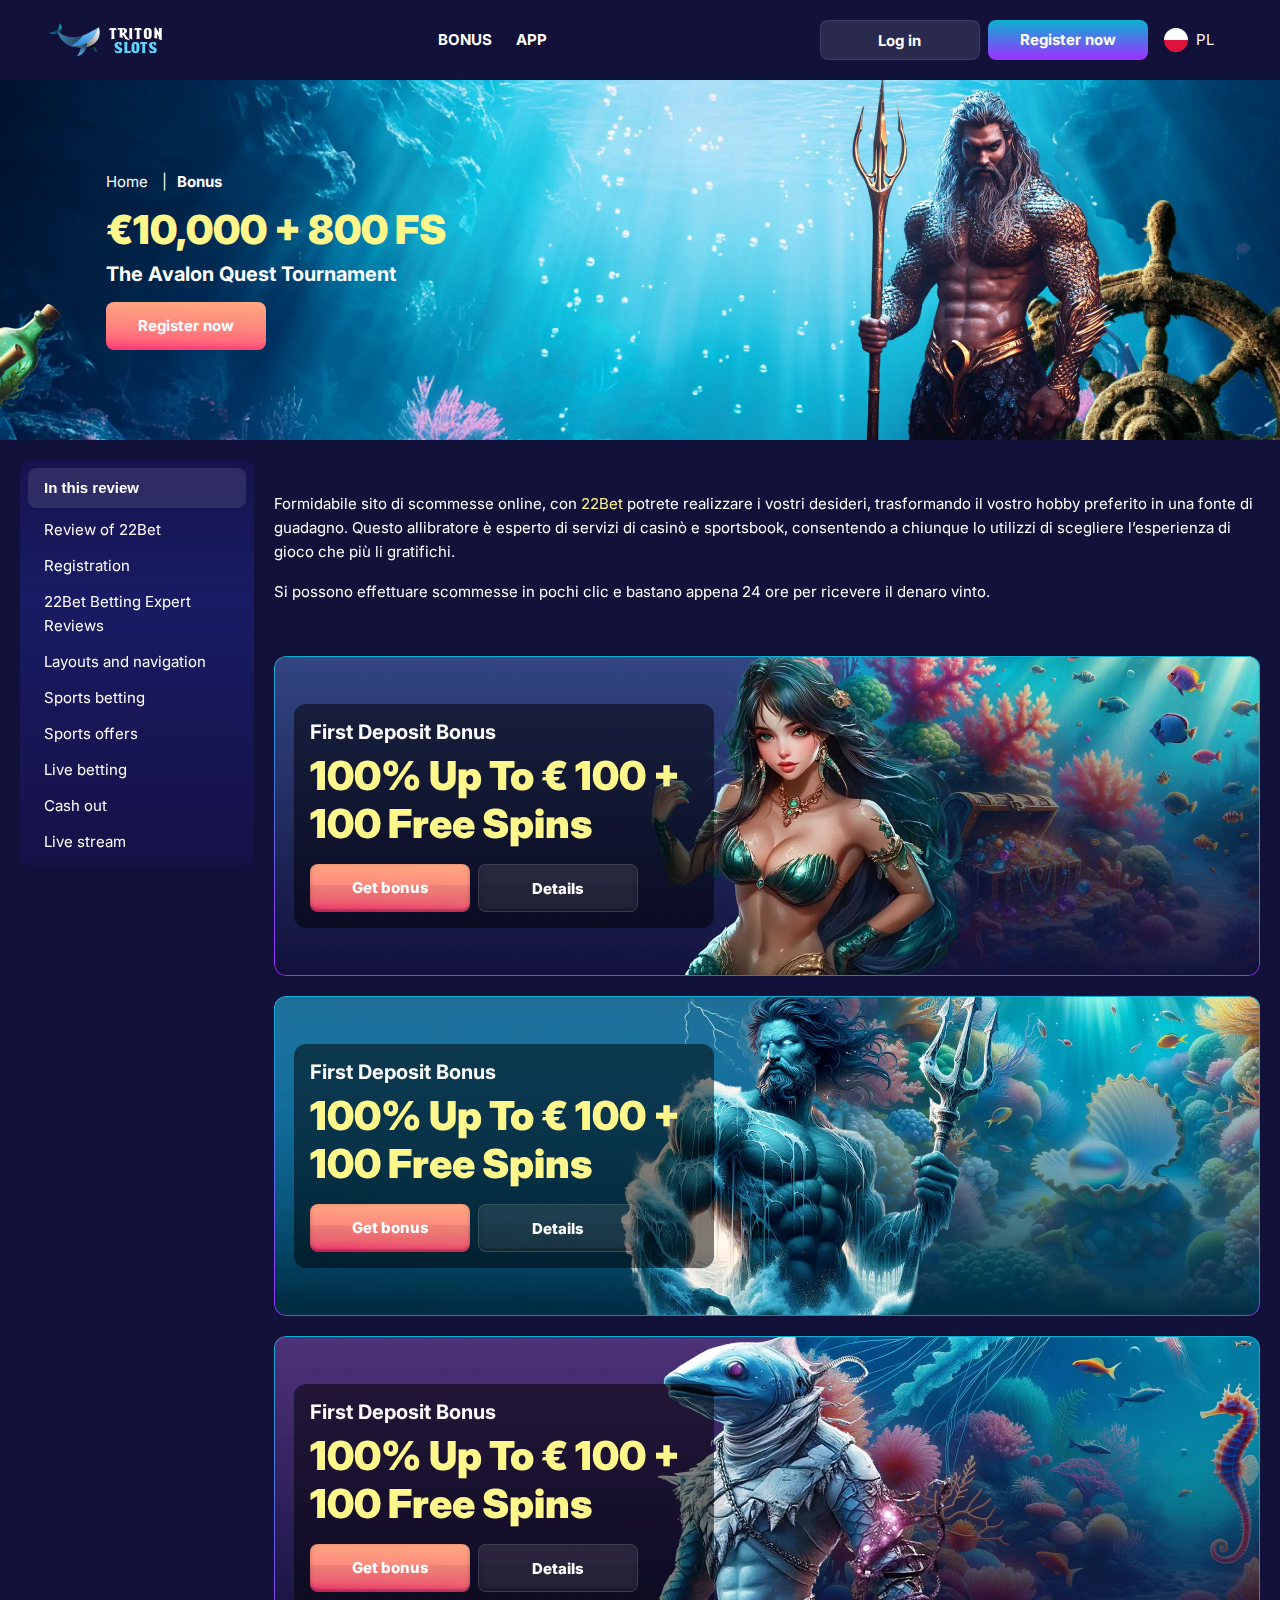
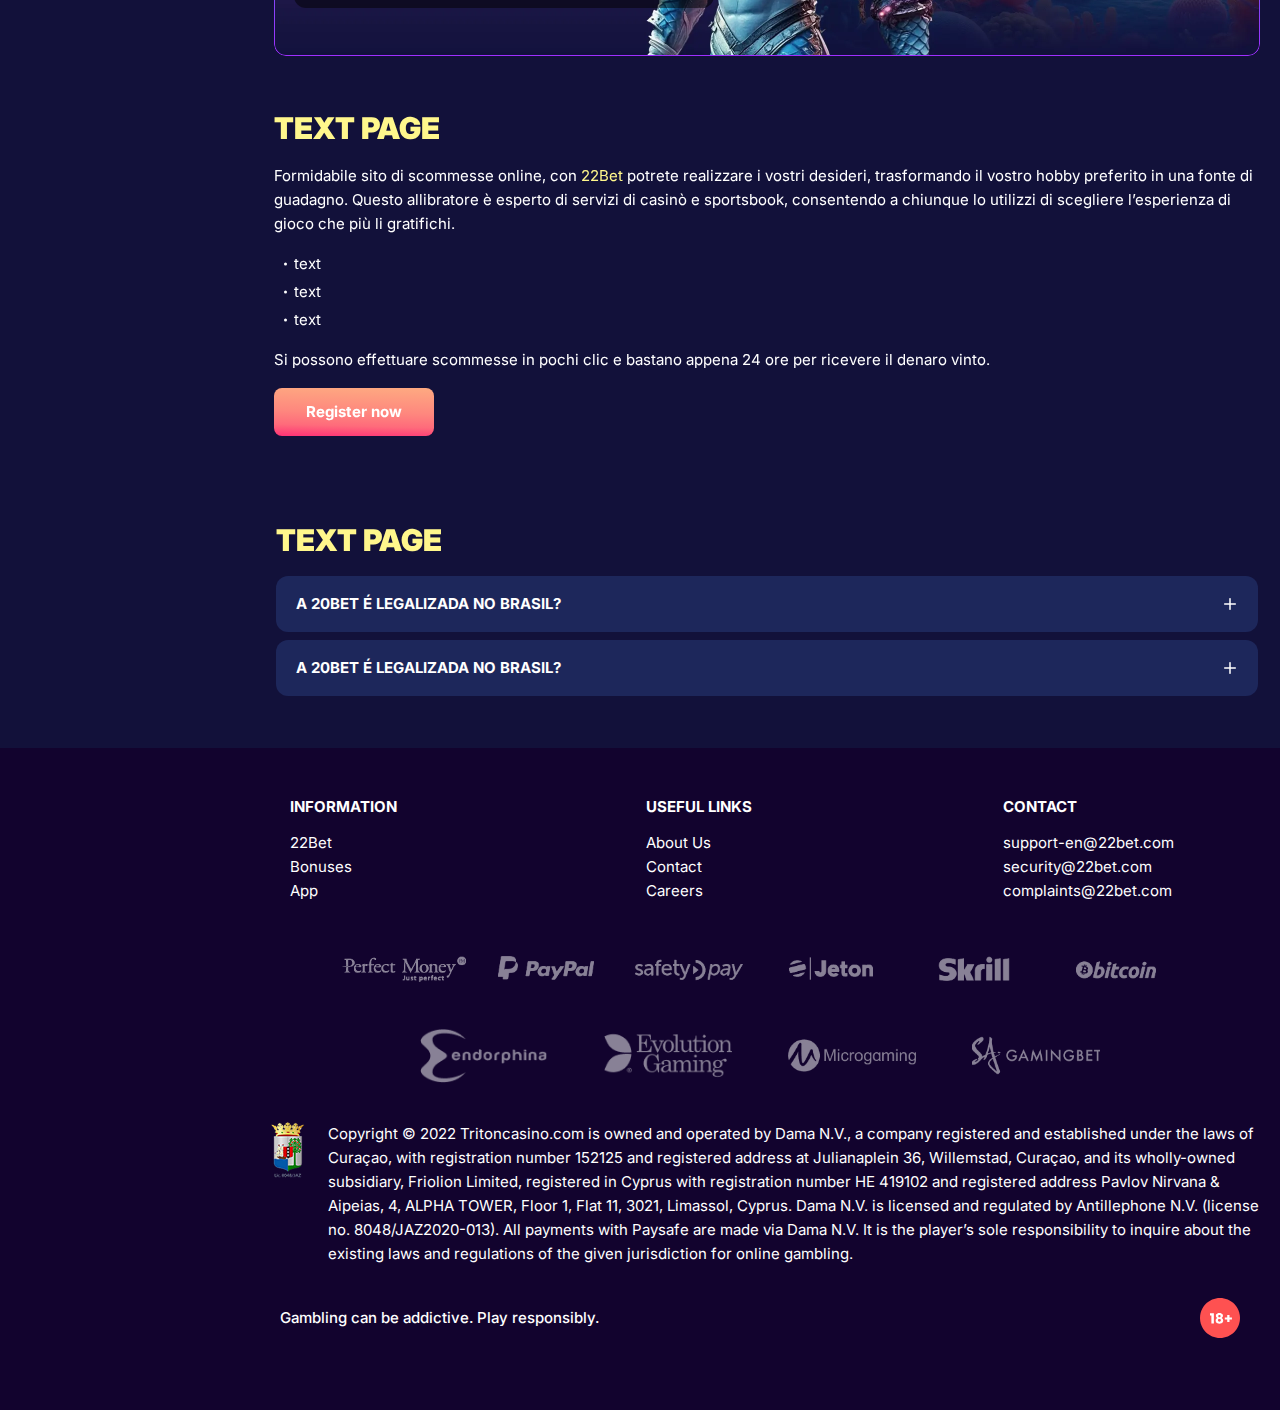
<file: bonus.html>
<!DOCTYPE html>
<html lang="pl">
  <head>
    <meta charset="UTF-8" />
    <meta name="viewport" content="width=device-width, initial-scale=1.0" />
    <title>€10,000 + 800 FS
      The Avalon Quest Tournament</title>
    <meta
      name="description"
      content=""
    />
    <meta property="og:site_name" content="Slotsgem Casino" />
    <meta
      property="og:title"
      content=""
    />
    <meta property="og:type" content="website" />
    <meta property="og:url" content="http://tritonslots.pl/" />
    <meta property="og:image" content />
    <meta property="og:image:alt" content />
    <meta property="og:locale" content="pl" />
    <meta
      property="og:description"
      content=""
    />
    <link rel="preconnect" href="https://fonts.googleapis.com" />
    <link rel="preconnect" href="https://fonts.gstatic.com" crossorigin />
    <link
    href="https://fonts.googleapis.com/css2?family=Inter:wght@100..900&display=swap"
    rel="stylesheet"
  />
    <link rel="stylesheet" href="./css/reset.css" />
    <link rel="stylesheet" href="./css/main.css" />
    <link rel="stylesheet" href="./css/media.css" />
    <link rel="icon" href="./images/favicon.png" type="image/x-icon" />
    <script
      src="https://code.jquery.com/jquery-3.6.1.min.js"
      integrity="sha256-o88AwQnZB+VDvE9tvIXrMQaPlFFSUTR+nldQm1LuPXQ="
      crossorigin="anonymous"
    ></script>
  </head>
  <body>
    <header class="header">
      <section class="content header__content">
        <a href="./index.html" class="logo header__logo"
          ><img src="./images/logo.svg" alt="logo" title=""
        /></a>
        <button class="header__btn-menu">
          <svg
            width="16px"
            height="16px"
            viewBox="0 0 16 16"
            xmlns="http://www.w3.org/2000/svg"
          >
            <rect y="0" width="16" height="3" rx="1.5"></rect>
            <rect y="6.5" width="16" height="3" rx="1.5"></rect>
            <rect y="13" width="16" height="3" rx="1.5"></rect>
          </svg>
        </button>
        <nav class="menu header__menu">
          <ul class="header__menu-list">
            <li><a href="./bonus.html">Bonus</a></li>
            <li><a href="./app.html">App</a></li>
          </ul>
          <div class="header__btn">
            <a
              href="#"
              class="header__button header__button-login header__btn-login"
              >Log in
            </a>
            <a
              href="#"
              class="header__button header__button-signin header__btn-signin"
              >Register now</a
            >
          </div>
          <a class="sidebar__country sidebar__country-menu " href="#">
            <span><img src="./images/flag.png" alt="Sweden Flag" title /></span>
            <span>Poland</span>
          </a>
        </nav>
      
        <a href="#" class="header__button header__button-login">Log in </a>
        <a href="#" class="header__button header__button-signin">Register now</a>
        <a class="header__country" href="#">
          <span><img src="./images/flag.png" alt="Sweden Flag" title /></span>
          <span>pl</span>
        </a>
       
      </section>
    </header>
    <section class=" hero hero__bonus hero__page">
        <div class="background hero__background hero__background-page" >
          <img src="./images/bonus/bg-bonus.webp" alt="hero" title />
        </div>

        <div class="hero__data hero__data-bonus">
          <ul
            class="breadcrumbs"
           
          >
            <li
              
            >
              <a href="#" >
                <span >Home</span></a
              >
              
            </li>
            <li
              
            >
              <a href="#" > <span >Bonus</span></a>
            
            </li>
          </ul>
          <h1 class="title general hero__title">
            €10,000 + 800 FS<strong>The Avalon Quest Tournament</strong>
          </h1>
          
          <a href="#" class="button hero__button hero__button-bonus">Register now</a>
        </div>
      </section>
    <main class="main main-page">
      
      <section class="main__wrap main__wrap-page">
      <aside class="sidebar-wrapper">
        <section class="content sidebar">
          
          <div class="sidebar__navigation">
          <button class="sidebar__links-button">In this review</button>
          <div class="sidebar__links">
            <ul class="sidebar__links-list">
              <li><a href="#" title>Review of 22Bet</a></li>
              <li><a href="#" title>Registration</a></li>
              <li><a href="#" title>22Bet Betting Expert Reviews</a></li>
              <li><a href="#" title>Layouts and navigation</a></li>
              <li><a href="#" title>Sports betting</a></li>
              <li><a href="#" title>Sports offers</a></li>
              <li><a href="#" title>Live betting</a></li>
              <li><a href="#" title>Cash out</a></li>
              <li><a href="#" title>Live stream</a></li>
            </ul>
          </div>
        </div>
        </section>
      </aside>

      <section class="content__wrapper">
        
        <section class="content page-nav">
          <div class="page-nav-button sidebar__links-button">In this review</div>
          <ul class="page-nav-list sidebar__links-list">
            <li><a href="#" title>Review of 22Bet</a></li>
            <li><a href="#" title>Registration</a></li>
            <li><a href="#" title>22Bet Betting Expert Reviews</a></li>
            <li><a href="#" title>Layouts and navigation</a></li>
            <li><a href="#" title>Sports betting</a></li>
            <li><a href="#" title>Sports offers</a></li>
            <li><a href="#" title>Live betting</a></li>
            <li><a href="#" title>Cash out</a></li>
            <li><a href="#" title>Live stream</a></li>
          </ul>
        </section>
        <section class="content article">
         
          <p>
            Formidabile sito di scommesse online, con
            <a href="#" class="article__link">22Bet</a> potrete realizzare i vostri desideri, trasformando il vostro hobby preferito in una fonte di guadagno. Questo allibratore è esperto di servizi di casinò e sportsbook, consentendo a chiunque lo utilizzi di scegliere l’esperienza di gioco che più li gratifichi.
          </p>
          <p>Si possono effettuare scommesse in pochi clic e bastano appena 24 ore per ricevere il denaro vinto.</p>
        </section>

        <section class="content banner banner-bonus">
          <div class="background banner__background banner__background-bonus">
            
            <img src="./images/bonus/banner-bonus1.webp" alt="banner" title />
          </div>
          <div class="banner__info banner__info-bonus">
            <h2 class="title high banner__title-main banner__title-bonus">
              First Deposit Bonus
              <strong> 100% up to € 100
                + 100 Free Spins </strong>
            </h2>
            <div class="bonuses__buttons">
              <a href="#" class="button bonuses__button">Get bonus</a>
              <a href="#" class="button bonuses__button bonuses__button-last ">Details</a>
           </div>
          </div>
        </section>
        <section class="content banner banner-bonus">
          <div class="background banner__background banner__background-bonus">
            
            <img src="./images/bonus/banner-bonus2.webp" alt="banner" title />
          </div>
          <div class="banner__info banner__info-bonus">
            <h2 class="title high banner__title-main banner__title-bonus">
              First Deposit Bonus
              <strong> 100% up to € 100
                + 100 Free Spins </strong>
            </h2>
            <div class="bonuses__buttons">
              <a href="#" class="button bonuses__button">Get bonus</a>
              <a href="#" class="button bonuses__button ">Details</a>
           </div>
          </div>
        </section>
        <section class="content banner banner-bonus">
          <div class="background banner__background banner__background-bonus">
            
            <img src="./images/bonus/banner-bonus3.webp" alt="banner" title />
          </div>
          <div class="banner__info banner__info-bonus">
            <h2 class="title high banner__title-main banner__title-bonus">
              First Deposit Bonus
              <strong> 100% up to € 100
                + 100 Free Spins</strong>
            </h2>
            <div class="bonuses__buttons">
              <a href="#" class="button bonuses__button">Get bonus</a>
              <a href="#" class="button bonuses__button bonuses__button-last">Details</a>
           </div>
          </div>
        </section>
       
        <section class="content article">
          <h2 class="article__title high title">
            Text page
          </h2>
          <p>
            Formidabile sito di scommesse online, con  <a href="#" class="article__link">22Bet</a> potrete realizzare i vostri desideri, trasformando il vostro hobby preferito in una fonte di guadagno. Questo allibratore è esperto di servizi di casinò e sportsbook, consentendo a chiunque lo utilizzi di scegliere l’esperienza di gioco che più li gratifichi.
          </p>
          
          <ul >
            <li >text</li>
                  <li >text</li>
                  <li >text</li>
          </ul>
          <p>Si possono effettuare scommesse in pochi clic e bastano appena 24 ore per ricevere il denaro vinto.</p>
         
          <a href="#" class="button article__button article__button-page ">Register now</a>
        </section>
     <section class="content faq ">
                <h2 class="title high faq__title ">Text page</h2>
                <ul class="faq__list " >
                  <li class="faq__item" >
                    <h3 class="title medium faq__subtitle js-button-expander" >A 20Bet é legalizada no Brasil?
                     </h3>
                    <div  class="faq__answer js-expand-content" >
                      <p >
                        O pacote especial para novos usuários da 20Bet paga 100% sobre o primeiro depósito, com limite de 600 BRL.
                      </p>
                    </div>
                  </li>
                  <li class="faq__item" >
                    <h3 class="title medium faq__subtitle js-button-expander" >A 20Bet é legalizada no Brasil?</h3>
                    <div class="faq__answer js-expand-content" >
                      <p >
                        O pacote especial para novos usuários da 20Bet paga 100% sobre o primeiro depósito, com limite de 600 BRL.
                      </p>
                    </div>
                  </li> 
                  
                  
                </ul>
              </section> 
      </section>
    </section>
    </main>
    <footer class="footer">
      <section class="content footer__content">
        
        <ul class="footer__menu">
          <li>
            <div>Information</div>
            <ul class="footer__info">
              <li><a href="#">22Bet
              </a></li>
              <li><a href="#">Bonuses</a></li>
              <li><a href="#">App
              </a></li>
              
            
            </ul>
          </li>
          
          <li>
            <div>Useful Links</div>
            <ul class="footer__info">
              <li><a href="#">About Us</a></li>
              <li><a href="#">Contact</a></li>
              <li><a href="#">Careers</a></li>
            </ul>
          </li>
          <li>
            <div>Contact
            </div>
            <ul class="footer__info">
              <li><a href="mailto:support-en@22bet.com" >support-en@22bet.com</a></li>
              <li><a href="mailto:security@22bet.com">security@22bet.com</a></li>
              <li><a href="mailto:complaints@22bet.com">complaints@22bet.com</a></li>
            </ul>
          </li>
        </ul>
        <ul class="footer__cards">
          <li>
            <a href="#"><img src="./images/perfect.png" alt="cards" title /></a>
          </li>
          <li>
            <a href="#"><img src="./images/paypal.png" alt="cards" title /></a>
          </li>
          <li>
            <a href="#"
              ><img src="./images/safety.png" alt="cards" title
            /></a>
          </li>
          <li>
            <a href="#"><img src="./images/jeton.png" alt="cards" title /></a>
          </li>
          <li>
            <a href="#"><img src="./images/scrill.png" alt="cards" title /></a>
          </li>
          <li>
            <a href="#"><img src="./images/bitcoin.png" alt="cards" title /></a>
          </li>
          
        </ul>
        <ul class="footer__cards footer__cards-last">
          <li>
            <a href="#"><img src="./images/endorfina.png" alt="cards" title /></a>
          </li>
          <li>
            <a href="#"><img src="./images/evolution.png" alt="cards" title /></a>
          </li>
          <li>
            <a href="#"
              ><img src="./images/micro.png" alt="cards" title
            /></a>
          </li>
          <li>
            <a href="#"><img src="./images/gaming.png" alt="cards" title /></a>
          </li>
          
          
        </ul>
        <div class="footer__wrap">
          <img src="./images/footer-frame.png" alt="logo" title />
          <p>
            Copyright &copy; 2022 Tritoncasino.com is owned and operated by Dama N.V., a company registered and established under the laws of Curaçao, with registration number 152125 and registered address at Julianaplein 36, Willemstad, Curaçao, and its wholly-owned subsidiary, Friolion Limited, registered in Cyprus with registration number HE 419102 and registered address Pavlov Nirvana & Aipeias, 4, ALPHA TOWER, Floor 1, Flat 11, 3021, Limassol, Cyprus. Dama N.V. is licensed and regulated by Antillephone N.V. (license no. 8048/JAZ2020-013). All payments with Paysafe are made via Dama N.V. It is the player’s sole responsibility to inquire about the existing laws and regulations of the given jurisdiction for online gambling.
          </p>
        </div>
        <div class="footer__wrapp">
          
          <p>
            Gambling can be addictive. Play responsibly.
          </p>
          <img src="./images/age.svg" alt="age" title />
        </div>
      </section>
    </footer>
    <script src="./js/sidebar.js" defer></script>
    <script src="./js/expander.js" defer></script>
    <script src="./js/mobile-menu.js" defer></script>
  </body>
</html>
</file>
<file: css/main.css>
html {
  scroll-behavior: smooth;
  text-size-adjust: 100%;
  box-sizing: border-box;
  
}

body {
  display: block;
  position: relative;
  width: 100%;
  font-family: 'Inter', sans-serif;
  font-size: 15px;
  font-weight: 400;
  line-height: 24px;
  text-align: left;
  color: #FFFFFF;
  background: #12113A;

  overflow-x: hidden;
}

.content {
  display: block;
  position: relative;
  width: 100%;
  max-width: 1250px;
  max-width: 1400px;
  overflow: hidden;
  border-radius: 12px;
  padding: 32px 0;
  margin: 0 auto 20px auto;
}

h1,
h2,
h3,
h4,
.title {
  display: block;
  position: relative;
  font-size: 40px;
  font-weight: 900;
  line-height: 48px;
  text-align: center;
  color:#FFF78C;
}

h2,
.title.high {
  display: flex;
  justify-content:left;
  align-items: center;
  font-size: 30px;
  line-height: 40px;
  font-weight: 900;
  color: #FFF78C;
  text-align: left;
   text-transform: uppercase;
  margin-bottom: 16px;
}

h3,
title.medium {
  font-size: 15px;
  font-weight: 900;
  line-height: 24px;
  text-align:left;
  color: #FFF78C;
  text-transform: uppercase;
}
h4,
title.mini {
  font-size: 13px;
  font-weight: 700;
  line-height: 32px;
  text-align: center;
  color: #FFF78C;
   text-transform: uppercase;
}

article > *,
.article > *,
.desk > * {
  margin-top: 16px;
}

article > *:first-child,
.article > *:first-child,
.desk > *:first-child {
  margin-top: 0 !important;
}

article > h2,
.article > h2,
.desk > h2 {
  margin-top: 32px;
}

article > h3,
.article > h3,
.desk > h3 {
  margin-top: 16px;
}
article > h4,
.article > h4,
.desk > h4 {
  margin-top: 16px;
}

.button
 {
  position: relative;
  width: 160px;
  height: 48px;
  background: linear-gradient(181.42deg, #FEC183 1.1%, #FEA981 1.16%, #FE877E 50.77%, #FE6B7B 77.06%, #FF1572 111.95%);
  border-radius: 8px;
  overflow: hidden;
  font-size: 15px;
  font-weight: 700;
  line-height: 24px;
  text-align: center;
  text-decoration: none;
  color: #ffffff;
  white-space: nowrap;
  cursor: pointer;
  padding: 12px 24px;
  margin: 0 auto;
  transition: all 0.5s;
 
}




.button:hover {
  transform: scale(1.1);
}

.header__button {
  position: relative;
  min-width: 160px;
  height: 40px;
  font-size: 15px;
  font-weight: 700;
  line-height: 24px;
  text-align: center;
  text-decoration: none;
  border-radius: 8px;
  white-space: nowrap;
  color: #FFFFFF;
  cursor: pointer;
  padding: 8px 24px;
  margin: 0 auto;
    transition: all 0.5s;
}

.header__button-signin{
  background: linear-gradient(0deg, #9F2FFF 0%, #0BB1D3 100%);

  margin-right: 16px;
  margin-left: 8px;
  
  
}

.header__button-signin:hover {
  background: #FFFFFF1A;
  border: 1px solid #FFFFFF1A;
}

.header__button-login {
  background: #FFFFFF1A;
  border: 1px solid #FFFFFF1A;
  margin-left: auto;
  margin-right: 0;
  padding: 8px 31.5px;
  
}

.header__button-login:hover {
  background: linear-gradient(0deg, #9F2FFF 0%, #0BB1D3 100%);


}

.header,
.main,
.footer {
  display: flex;
  position: relative;
  justify-content: space-between;
  align-items: center;
  width: 100%;
  max-width: 1600px;
  padding: 20px;
  margin: 0 auto;
}

.background,
.hero__background {
  display: block;
  position: absolute;
  bottom: 0;
  left: 0;
  height: 100%;
  width: 100%;
  overflow: hidden;
}

.background img,
.hero__background img {
  position: relative;
  display: block;
  width: 100%;
  height: 100%;
  object-fit: cover;
}
.images img {
  border-radius: 6px;
  width: 100%;
  height: 100%;
  overflow: hidden;
}

/* -------------------HEADER---------------- */

.header {
  position: fixed;
  top: 0;
  left: 0;
  right: 0;
  background: #12113A;
  padding: 0;
  z-index: 100;
  max-width: 100%;
}

.header__content {
  display: flex;
  align-items: center;
  justify-content: space-between;
  flex-direction: row;
  max-width: 1600px;
  max-height: 80px;
  border-radius: 0;
  background: #12113A;
  padding: 20px 48px;
  margin-bottom: 0;
}

.logo {
  display: block;
  position: relative;
  flex: 0 0 116px;
  margin-right: 138px;
  padding: 20px 0;
  transition: all 0.5s;
}



.logo:hover {
  transform: scale(1.2);
}

.logo img {
  display: block;
  position: relative;
  width: auto;
  max-height: 40px;
}

.header__menu {
  display: flex;
  white-space: nowrap;
  max-height: calc(100vh - 80px);
  overflow-y: auto;
  margin-left: 28%;
    margin-right: auto;
}

.header__menu-list {
  display: flex;
  flex: 1 1 auto;
  flex-direction: row;
  justify-content: center;
  align-items: center;
  white-space: nowrap;
  gap: 24px;
  

}

.header__menu-list li {
  display: block;
  text-align: left;
  transition: all 0.5s;
}

.header__menu-list li a {
  display: block;
  color: #ffffff;
  font-weight: 700;
  text-transform: uppercase;
  padding: 20px 0;
  
  
}

.header__menu li a:hover {
 color: #FFF78C;

}
.header__country {
  display: flex
;
    align-items: center;
  margin-right: 10px;
  color:#FFFFFF;
  text-transform: uppercase;
  margin-left: 0;
}
.header__country img {
  display: block;
  width: 24px;
  height: 24px;
  vertical-align: middle;
}
.header__country span {
  
  margin-right: 8px;}

.header__country span,.sidebar__country span {
  display: inline-block;
}



.header__btn {
  display: none;
}
/* -------------- header__btn-menu-----------*/

.header__btn-menu {
  display: block;
  flex: 0 1 auto;
  min-width: 0;
  background: #FFFFFF1A;

  border: 1px solid #ffffff;
  padding: 12px;
  order: 3;
  transition: all 0.5s;
}

svg {
  position: relative;
  fill: 
  #ffffff;
  line-height: 1;
  vertical-align: 1;
}

.header__btn-menu {
  display: none;
}

.header__menu .sidebar__country-menu{
  display: none;
}

/* -------------main------------- */
.main {
  padding-top: 100px;
  padding-bottom: 0;
}

.content__wrapper {
  display: block;
  position: relative;
  flex: 1 1 100%;
  margin-left: 20px;
}

/* -------------sidebar--------- */

.sidebar-wrapper {
  display: block;
  position: relative;
  align-self: stretch;
  flex: 0 0 234px;
}
.sidebar {
  position: sticky;
  top: 100px;
  bottom: 20px;
 
  box-shadow: none;
  background: none;
  padding: 0px;
  overflow-y: auto;
  height: calc(100vh - 100px);
 
}

.sidebar::-webkit-scrollbar {
  display: none;
}


.sidebar__country{
  display: flex;
    align-items: center;
  padding: 0 5px;
  margin-top: 16px;
}
.sidebar__country img {
  display: block;
  width: 24px;
  height: 24px;
  vertical-align: middle;
}

.sidebar__country span{
  color:#FFFFFF;
  margin-left: 8px;
  margin-bottom: 16px;
  transition: all 0.5s;
}

.sidebar__country span:hover{
  color:#FFF78C;
  
}


.sidebar__menu ul li a {
  display: block;
  position: relative;
  color: #FFFFFF;
  transition: all 0.5s;
  display: flex;
  align-items: center;
  transition: all 0.5s;
}

.sidebar__menu ul li:nth-child(2),.sidebar__menu ul li:last-child{
  padding-bottom: 12px;
  border-bottom:1px solid #FFFFFF1A;

}
.sidebar__links-list li{
  padding:0 16px ;
}

.sidebar__menu ul li:hover a img {
  filter: brightness(0) saturate(100%) invert(88%) sepia(40%) saturate(500%) hue-rotate(0deg) brightness(1.1);

}

.sidebar__menu ul li:hover a {
  color:#FFF78C;
  
}

/*  */

.sidebar__menu, .sidebar__navigation{
  padding: 8px;
  background: linear-gradient(0deg, rgba(25, 16, 78, 0.6), rgba(25, 16, 78, 0.6)),
linear-gradient(179.99deg, rgba(34, 81, 219, 0.13) 0%, rgba(34, 81, 219, 0.48) 33.9%, rgba(34, 81, 219, 0) 102.64%);

  border-radius: 12px;
  
  margin-bottom: 16px;
}

.sidebar__menu ul li{
  display: flex;
  align-items: center;
  padding: 0 12px;
  padding: 12px;
  transition: all 0.5s;
}


.sidebar__menu ul li + li {
  margin-top: 5px;
}
.sidebar__menu li a img {
  min-width: 20px;
  min-height: 20px;
  margin: auto;
  margin-right: 12px;
  vertical-align: middle;
}



.sidebar__links-button,.sidebar__nav-button {
  position: relative;
  width: 100%;
  font-size: 15px;
  font-weight: 700;
  line-height: 24px;
  color: #FFFFFF;
  text-align: left;
  
background: #FFFFFF1A;

  padding: 8px 16px;
  white-space: normal;

  border-radius: 8px; 
  margin-bottom: 10px;
  transition: all 0.5s;
}

.page-nav-button{
  border-radius: 0;
}

.sidebar__navigation{
  
  padding: 8px 8px 12px 8px;
 border-radius: 8px;

}

/* .sidebar__links-button::after  */
.page-nav-button::after
{
  content: "";
  display: block;
  position: absolute;
  right: 10px;
  top: 50%;
  transform: translateY(-50%);
  width: 20px;
  height: 20px;
  background: url(../images/sidebar/sidebar-arrowDown.svg) no-repeat center center / contain;
  transition: transform 0.3s ease-in-out;
}

.sidebar__links-button.active::after {
  transform: translateY(-50%) rotate(180deg); 
 
}

.sidebar__links-list li a {
  position: relative;
  display: block;
  color: #FFFFFF;
  
  transition: all 0.5s;
 
}


.sidebar__links-list.active {
  display: block;
}



.sidebar__links-list li a:hover{
  color: #FFF78C;
  font-weight: 700;
  
}

.sidebar__links-list li + li {
  padding-top: 12px;
}

.page-nav-button {
  margin-bottom: 0;
  cursor: pointer;
}

/* .sidebar__links-list, */
.page-nav-list {
  overflow: hidden;
  max-height: 0;
  transition: max-height 0.5s ease;
}

/* .page-nav-list{
  padding:0 16px ;
 
} */


/* .sidebar__links-list.active, */
.page-nav-list.active {
  display: block;
  max-height: 1000px;
}

.page-nav-list.active {
  margin-top: 10px;
  margin-bottom: 10px;
}

.page-nav {
  display: none;
  background: linear-gradient(0deg, rgba(25, 16, 78, 0.6), rgba(25, 16, 78, 0.6)),
linear-gradient(179.99deg, rgba(34, 81, 219, 0.13) 0%, rgba(34, 81, 219, 0.48) 33.9%, rgba(34, 81, 219, 0) 102.64%);
  padding: 0;
}

/* -----------hero------ */

.hero {
  display: flex;
  justify-content: left;
  align-items: center;
  min-height: 360px;
  height: 360px;
  padding: 0;
  border-radius: 12px;
  padding: 30px 20px ;
  /* max-width: 1400px; */
}

.hero__data {
  display: flex;
  flex-direction: column;
  justify-content: left;
  align-items: flex-start;
  position: relative;
  max-width: 500px;
  border-radius: 10px;
  padding: 16px;

  
}


.hero__title strong{
  font-size: 20px;line-height: 24px;
  font-weight: 700;
  color:#ffffff;
  text-transform: capitalize;
  
  margin-top: 8px;
}

.hero__title {
  display: flex;
  flex-direction: column;
  text-align: left;
  margin-bottom: 16px;
}

.hero__rating {
  display: flex;
  justify-content: flex-start;
  align-items: center;
  margin-bottom: 16px;
  font-size: 15px;line-height: 24px;
  font-weight: 400;
  color:#ffffff;
  }

.hero__rating p {
  margin-right: 16px;
  
}
.hero__rating span {
  display: flex;
  align-items: center;
  gap: 4px;
}




.hero__button {
  margin-left:0;
  z-index: 3;
}
/* -------------article--------------- */

.article .article__subtitle {
  justify-content: start;
  font-size: 20px;
  line-height: 32px;
  color: #ffffff;
  padding: 0;
  margin: 16px 0 0 0;
  text-decoration: none;
}

.article__button,
.ratings__button {
  display:flex;
  justify-content: center;
  align-items: center;
  width: 160px;
  height: 48px;
  margin-top: 16px;
  margin-right: auto;
  margin-left: 0;
  transition: all 0.5s;
}

.article__button:hover,
.ratings__button:hover {
  transform: none;
  background: #FFFFFF1A;
  border: 1px solid #FFFFFF;
}

.article ul li {
  position: relative;
  padding-left: 20px;
}

.article ul li + li{
  margin-top: 4px;
}

.article ul li::before
 {
  content: "";
  position: absolute;
  display: block;
  width: 3px;
  height: 3px;
  border-radius: 50%;
  top: 50%;
  transform: translateY(-50%);
  left: 10px;
  background: #ffffff;
}

/* для нумерованного списка */

.article ol {
  counter-reset: ol;
  position: relative;
  
}

.article ol li {
  counter-increment: ol; 
  position: relative; 
  padding-left: 20px;}

.article ol li::before {
  content: counter(ol) "."; 
  display: inline-block;
  position: absolute;
  font: inherit;
  font-weight: 700;
  color: inherit;
  left: 0;
  top: 50%;
  transform: translateY(-50%);
}
/*  */


/* ------about----------- */

.features {
  display: flex;
  flex-direction: column;
  gap:20px;
 width: 100%;
 margin-bottom: 20px;
}

.features__wrapp {
 position: relative;
 overflow: hidden;
 width:100%;
 gap:20px;
 
}

.features-wrapper{
width: calc(50% - 10px);
position: relative;

padding: 4px;
}

.about__subtitle,.features__subtitle{
color:#3C2A5C;
font-size: 15px;
line-height: 24px;
background: #EEEEF8;
border-radius: 8px;
text-align: left;
text-transform: uppercase;
padding: 12px 20px;
}
.features__item{
  

border-radius: 6px;
}


.features .content__wrapp-last{
 flex-direction: row-reverse;

}

.features__table-content{
 display: flex; 
 gap:20px;
}

.content__wrapp {
 display: flex;
 flex-direction: column;
 gap:20px;
 width: 50%;

}


.features__list li
{
 display: flex;
 flex-direction: row;
 align-items: center;
 position: relative;
background: linear-gradient(179.99deg, rgba(34, 81, 219, 0.065) 0%, rgba(34, 81, 219, 0.24) 33.9%, rgba(34, 81, 219, 0) 102.64%);

 border-radius: 6px;
 padding: 12px 20px;
}


.features__table td:nth-child(1) {
 font-weight: 700;
 line-height: 24px;
 font-size: 15px;
 color:#FFFFFF;

}

.features__table td:nth-child(2){
 line-height: 24px;
}


.features__list li::before {
 content: "";
 display: block;
 position: relative;
 min-width: 24px;
 height: 24px;
 background: url(../images/main/features-icon.svg) no-repeat center
   center/contain;
 vertical-align: middle;
 margin-right: 20px;
}



.features__table table {
  
  width: 100%;
 border-collapse: separate;
 

}

.features__table table tbody{
  width: 100%;
}

.features__table tr {
 display: flex;
 align-items: center;
 background: linear-gradient(179.99deg, rgba(34, 81, 219, 0.065) 0%, rgba(34, 81, 219, 0.24) 33.9%, rgba(34, 81, 219, 0) 102.64%);

 border-radius: 6px;
 padding: 12px 20px;

}

.features__table tr + tr,.features__list li + li{
  margin-top: 4px;
}

.features__table tr:first-child {
 margin-top: 0;
}
.features__table td {
 width: 50%;
 
}

.features__table td:first-child{
 text-transform: uppercase;
 padding-right: 10px;
}


/* -------------banner---------------- */

.banner {
  display: flex;
  align-items: center;
  justify-content:flex-start;
  overflow: hidden;
  width: 100%;
  min-height: 320px;
  padding:  20px;
  background: transparent;
    border-radius: 12px;
    margin-bottom: 20px;

  
}



.banner__info {
  display: flex;
 
  flex-direction: column;
  align-items: flex-start;
  position: relative;
 
  max-width: 420px;
  text-align: left;
  
  border-radius: 12px;
  padding: 16px;
  z-index: 1;
}

.banner .banner__title-main {
  flex-direction: column;
  align-items: flex-start;
  font-weight: 700;
  line-height: 24px;
  font-size: 20px;
  color: #ffffff;
  text-transform: capitalize;
  margin-bottom: 16px;
}

.banner .banner__title::after {
  display: none;
}

.banner__title-main > *:last-child {
  color: #FFF78C;
  font-size: 40px;
  line-height: 48px;
  margin-top: 8px;
  font-weight: 900;
}



.banner__button:first-child button {
  width: 176px;
  height: 48px;
  display: flex;
    justify-content: center;
    align-items: center;
 


 margin-left:0;
}

/* ------------ratings------------------- */

.ratings__list {
  
  display: flex;
 
  flex-wrap: wrap;
  gap: 8px;
  
}

.ratings__list li {
  position: relative;
  display: flex;
  justify-content: center;
  flex-direction: column;
  width: 100%;
 background: linear-gradient(179.99deg, rgba(34, 81, 219, 0.065) 0%, rgba(34, 81, 219, 0.24) 33.9%, rgba(34, 81, 219, 0) 102.64%);

  border-radius: 10px;
  padding:24px 20px;
  color: #FFFFFF;
  
}


.ratings__content{
  display: flex;
  gap:20px;
}


.ratings__info {
  display: flex;
  flex-direction:row-reverse;
  justify-content:space-between;
  align-items: center;
  font-size: 15px;
  line-height: 24px;
  font-weight: 700;
  margin-bottom: 16px;
}


.ratings__list p{
  margin-right: auto;
  font-size: 15px;
  line-height: 24px;
  font-weight: 700;
  text-transform: uppercase;
  
}


.ratings__img img{
  
  width: 40px;
  height: 40px;
}

.ratings__img img + img{
  margin-left: 16px;
}


/* --------faq------------- */

.faq__subtitle {
  position: relative;
  font-weight: 700;
  font-size: 15px;
  line-height: 24px;
  text-align: left;
  background: #1D275B;
text-transform: uppercase;
  border-radius: 12px;
  color:#FFFFFF;
  cursor: pointer;
  padding: 16px 60px 16px  20px;
}

.faq__list li + li {
  margin-top: 8px;
}

.faq__subtitle::after {
  content: "";
  display: block;
  position: absolute;
  top: 50%;
  transform: translateY(-50%);
  right: 16px;
  width: 24px;
  height: 24px;
  background: url(../images/faq-plus.svg) no-repeat center center / contain;;
  transition: all 0.5s;
}

.faq__subtitle.active::after {
  background: url(../images/faq-minus.svg) no-repeat center center / contain;
  
}



.faq__item{
  position: relative;
  border-radius: 12px;
}




.faq{
  padding-left: 2px;
  padding-right: 2px;
  
}

.faq__subtitle.active {
 background: linear-gradient(0deg, #9F2FFF 0%, #0BB1D3 100%);


}

.faq__answer {
  position: relative;
  padding:  12px 20px ;
  border-radius: 8px;
  background: transparent;
  color:#ffffff;
  border-top-right-radius: 0;
  border-top-left-radius: 0;
  
 

  
}



.js-expand-content {
  display: none;
  overflow: hidden;
}
/*  */

.js-expand-content.expanded {
  height: 100%;
}


/* ---------main__arrow------ */
.main__arrow {
  display: block;
  position: fixed;
  width: 32px;
  height: 32px;
  right: 20px;
  bottom: 20px;
  background: url(../images/ArrowUp.svg) no-repeat center center / contain;
  z-index: 100;
}

/* -------footer------------ */
.footer {
  padding-top: 0;
  padding-left: 260px;
  background: #12032E;

  max-width: 100%;
}

.footer__content {
  display: flex;
  flex-direction: column;
  align-items: center;
  
  max-width: 1250px;
  gap: 32px;
  padding-left: 0;
  padding-right: 0;
  
}

.footer__logo {
  display: flex;
  max-height: 40px;
  padding: 0;
  margin: 0 auto;
  flex: 0;
}

.footer__logo img {
  display: block;
}
.footer__menu {
  display: flex;
  flex-wrap: wrap;
  gap: 16px;
  align-items: center;
  align-content: center;
  justify-content: center;
  border-radius: 20px;
 
  padding: 4px 32px;
}

.footer__menu {
  display: flex;
  justify-content: space-between;
  flex-wrap: wrap;
  padding: 15px 30px;
  align-items: flex-start;
}

.footer__menu div {
  font-weight: 700;
  color:#ffffff;
  text-transform: uppercase;
  margin-bottom: 12px;
}

.footer__menu li {
  position: relative;
  color:#ffffff;
  
  flex: 0 1 calc((100% - 30px) / 4);
}
.footer__info {
  position: relative;
}


.footer__info a {
  white-space: nowrap;
  color: inherit;
}



.footer__cards {
  display: flex;
  flex-wrap: wrap;
  justify-content: center;
  align-items: center;
  gap: 14.5px;
}
.footer__cards li a {
  display: block;
}

.footer__cards li {
  
  transition: all 0.5s;
}

.footer__cards li:hover {
  transform: scale(1.1);
}

.footer__cards img {
  width: 100%;
  height: auto;
  width: 128px;
  
  height: 100%;
}

.footer__cards-last{
  gap:56px;
}

.footer__wrap,.footer__wrapp {
  display: flex;
  justify-content: space-between;
  align-items: flex-start;
  gap:12px;

}
.footer__wrap img {
  display: block;
  width: 56px;
  height: 56px;
}

.footer__wrapp{
  align-items: center;
  width: 100%;
  gap: 0;
  padding: 0 20px;
}

.footer__wrap p,.footer__wrapp p {
  color:#ffffff;
}

.footer__wrapp p{
  color:#ffffff;
  font-weight: 500;
}


.footer__wrapp img{
  display: block;
  width: 40px;height: 40px;
  margin-left: auto;
}

/* --------------bonus-page--------------- */
.breadcrumbs {
  display: flex;
  justify-content:left;
  text-align: center;
  margin-bottom: 12px;
  white-space: nowrap;
}

.breadcrumbs li:not(:last-child) a {
  padding-left: 0;
}


.breadcrumbs li a {
  font-weight: 400;
  color: #ffffff;
  padding: 10px;
}

.breadcrumbs li:first-child a:hover {
  color: #FFF78C;
}

.breadcrumbs li:last-child a {
  font-weight: 700;
}

.breadcrumbs > li:not(:last-child):after {
  content: "|";
  position: relative;
 color: #ffffff;
}

.hero__title-bonus {
  margin-bottom: 16px;
}

/* .article__link {
  color: #FFF78C;
} */

.article a:not(.button){
  color: #FFF78C;
}

.banner__background-page {
  height: 173px;
  max-height: 100%;
  object-fit: cover;
  
}


.banner__background-page img{
  display: block;
  height: 100%;
  width: 100%;
  object-fit: cover;
  

  
}



.hero__page {
  position: relative;
  max-width: 1504px;
  max-width: 100%;
    margin-left: auto;
    margin-right: auto;
  display: flex
;
top: 80px;
  justify-content: start;
  align-items: center;
 border-radius: 0;
  padding-top: 24px;
  padding-bottom: 24px;
  padding-left: calc(50% - 550px);
  padding-right: calc(50% - 550px);
  overflow: hidden;
}

.main-page{
  top: 0;
    display: block;
}



.main__wrap {
  display: flex
;
  position: relative;
  flex: 1 1 100%;
  justify-content: center;
  align-items: stretch;
  max-width: 1600px;
  /* padding: 20px 30px; */
  margin: 0 auto;
}
.bonuses__buttons {
  display: inline-flex;
  justify-content: center;
  flex-wrap: wrap;
  gap: 8px;
  
}

.bonuses__button {
  width: 160px;
  height: 48px;
  font-size: 15px;line-height: 24px;font-weight: 800;
  box-shadow: 0px -3px 0px 0px #0000001A inset,0px -1px 4px 0px #00000040 inset,0px -59px 1px -32px #00000012 inset;
  padding: 12px 24px;
  transition: all 0.5s;
}


.bonuses__button:first-child {
  
  
  background: linear-gradient(181.42deg, #FEC183 1.1%, #FEA981 1.16%, #FE877E 50.77%, #FE6B7B 77.06%, #FF1572 111.95%);

  color: #ffffff;
  
}

.bonuses__button:first-child:hover{
 background: linear-gradient(0deg, #9F2FFF 0%, #0BB1D3 100%);

  /* border: 1px solid #FFFFFF1A; */
  transform: none;
} 

.bonuses__button:last-child {border: 1px solid #FFFFFF1A;
  background: #FFFFFF1A;
  color:#ffffff;

}

.bonuses__button:last-child:hover {
  transform: none;
  background: linear-gradient(181.42deg, #FEC183 1.1%, #FEA981 1.16%, #FE877E 50.77%, #FE6B7B 77.06%, #FF1572 111.95%);
}
/* .hero__button-page{
  background: #FF4949;

} */



.article__list li + li {
  margin-top: 8px;
}

.banner__wrapper{
  display: flex;
  flex-wrap: wrap;
  flex-direction: column;
  gap:20px;
  padding: 0;
  background: none;
}

.banner-bonus{
  z-index: 1;
}
.banner-bonus::after{
    content: ''; 
  display: block;
  position: absolute; 
  top: 0; 
  left: 0;
  right: 0;
  bottom: 0;
  padding: 1px;
background: linear-gradient(0deg, #9F2FFF 0%, #0BB1D3 100%);


mask: linear-gradient(#fff 0 0) content-box, linear-gradient(#fff 0 0);
    -webkit-mask-composite: destination-out;
  border-radius: 12px; 
 
}

/* .article__button-page{
  background: linear-gradient(91.42deg, #E12151 0%, #FF646D 88.65%);

} */

/* --------------------app-page------------- */
.banner__app {
  position: relative;
  display: flex;
  flex-direction: row;
  align-items: center;
  justify-content: flex-start;
  min-height: 200px;
  border-radius: 6px;
  padding:  20px;
}
.banner__logo{
margin-left: 51px;
margin-right: 0;
}

/* .hero__button-app{
  margin-top: 12px;
} */

.banner__logo img {
  max-height: 90px;
}

.banner__content-app {
  display: flex;
  align-items: center;
  gap:16px;
  
}


.banner__btn {
  display: flex;
  flex-direction: column;
  position: relative;
  width: 240px;
  height: 56px;
  font-size: 15px;
  font-weight: 700;
  line-height: 20px;
  text-align: left;
  text-decoration: none;
  justify-content: center;
  border-radius: 10px;
  align-items: flex-start;
  background: #12113A;
  color: #ffffff;
    cursor: pointer;
    text-transform: uppercase;
  padding:  16px 38px;
  padding: 16px 30px 16px 80px;
  padding: 8px 22px 8px 70px;
  margin: 0 ;
  transition: all 0.3s ease;
  overflow: hidden;
  
}

.banner__btn::before{
  content: ''; 
  display: block;
  position: absolute; 
  top: 0; 
  left: 0;
  right: 0;
  bottom: 0;
  padding: 2px;
background:linear-gradient(0deg, #9F2FFF 0%, #0BB1D3 100%);
mask: linear-gradient(#fff 0 0) content-box, linear-gradient(#fff 0 0);
    -webkit-mask-composite: destination-out;
  border-radius: 10px; 
} 

.banner__btn:hover {
  transform: scale(1.1);
}

.banner__btn span{
  font-weight: 700;font-size: 24px;
  line-height: 32px;
  text-transform:none;
}


.banner__btn-android{
  padding: 8px 20px 8px 70px;
}

.banner__btn-app::after,
.banner__btn-android::after {
  content: "";
  position: absolute;
  left: 26px;
  
  top: 50%;
  transform: translateY(-50%);
  width: 32px;
  height: 32px;
  background: url(../images/app/android.svg) no-repeat center center / contain;
}

.banner__btn-android::after {
  background: url(../images/app/apple.svg) no-repeat center center / contain;
}
</file>
<file: css/media.css>
@media screen and (max-width: 1558px) {
  .ratings__img img + img {
    margin-left: 12px;
}
}

@media screen and (max-width: 1486px) {
  .ratings__img img + img {
    margin-left: 10px;
}

.header__menu {
  margin-left: auto;
}

.ratings__img img {
  width: 36px;
  height: 36px;
}
}
@media screen and (max-width: 1370px) {
      .ratings__img img + img {
        margin-left: 5px;
    }

        .ratings__img img {
        width: 32px;
        height: 32px;
    }

    .banner__info-bonus{
      background: rgba(0, 0, 0, 0.5);
    }
}
@media screen and (max-width: 1313px) {
  .rating__wrapper {
    padding-left: 0;
  }

  .table tr td:nth-child(2) img {
    width: 20px;
  }

  .features__table-content{
flex-direction: column;
  }
  .features-wrapper {
    width: 100%;
  }

}

@media screen and (max-width: 1292px) {
  .features {
    flex-direction: column;
  }

  .content__wrapp {
  
    margin-bottom: 20px;
  }
  .features__wrapp {
    margin-left: 0;
    border-radius: 16px;
    width: 50%;
  }

  .features-banner__background {
    width: 100%;
    max-height: 571px;
  }


}



@media screen and (max-width: 1288px) {
  .features__table td:nth-child(1) {
    width: 45%
  }
  .features__table td:nth-child(2) {
    width: 55%;
    padding-left: 5px;
  }
  
}


@media screen and (max-width: 1252px) {
  .features-banner__data {
    padding: 20px;
  }

  .features-banner__title {
    font-size: 28px;
  }
  .features-banner__title span{
    font-size: 16px;
  }
  
  .hero{
    padding-left: 20px;
  }
}

@media screen and (max-width: 1233px) {
  
  .table tr td:nth-child(2) img {
    width: 18px;
  }
  .ratings__wrap {
    gap: 0;
  }

  .banner__app {
    padding-left: 20px;padding-right: 20px;
  }

  table {
    flex-direction: column;

  }

  .about__group + .about__group {
    margin-left: 0;
    margin-top: 4px;
}

.about__group{
  width: 100%;
}

  table td:first-child {
    width: 40%;
  }

  table td:last-child {
    width: 60%;
  }
  .banner__info{
    background: rgba(0, 0, 0, 0.5);
    border-radius: 6px;
    
    min-width: 0;
  }

  .bonuses__button:last-child{
    border: 1px solid #ffffff;
  }

  .bonuses__button:first-child:hover {
    border: 1px solid #ffffff;
  }
  .banner{
    padding-left: 20px;
  }
}
@media screen and (max-width: 1205px) {

.ratings__img img + img {
    margin-left: 0;
}
.features__table-content {
  flex-direction: column;
}
.features-wrapper {
  width: 100%;
}
}
@media screen and (max-width: 1183px) {
  .ratings__wrap {
    flex-direction: column;
    align-items: center;
    gap: 20px;
    width: 100%;
    min-height: 328px;
    min-height: max-content;
  }

  
  .table tr td:nth-child(2) img {
    width: 24px;
  }
  .features-banner__title span {
    font-size: 22px;
}

  .content__wrapp {
    flex-direction: column;
  }
  .features-banner__title {
    font-size: 32px;
}

  .features__wrapp{
  width: 100%;
  height: 368px;
  }

  .features-banner__data {
    padding: 40px;
}

  
  .features .content__wrapp-last{
    flex-direction: column;
  }


  /* .background img{
    object-position: 99%;
  } */

  .banner{
    width: 100%;

  }
}


@media screen and (max-width: 1136px) {

table td:first-child {
  width: 50%;
}
table{
  flex-direction: column;
}
.about__group{
  width: 100%;
}
.about__group + .about__group {
  margin-left: 0;
  margin-top: 8px;
}
.ratings__content {
  flex-direction: column;
}

.hero__background img{
object-position: 80%;
}
.hero__data{
  background: rgba(0, 0, 0, 0.5);
}

table td:last-child {
  width: 50%;
}}

@media screen and (max-width: 1060px) {

.features__list {
  width: 100%;
  flex-direction: column;
  gap:8px;
}
.features__info {
  width: 100%;}


  .footer{
    padding: 20px;
  }

}

@media screen and (max-width: 781px) {
  .footer__menu li {
    flex: 0 1 calc((100% - 30px) / 3)
  }

  .footer__menu{
    
    gap: 0;
  }
}

@media screen and (max-width: 800px) {
  /* -------------------------- */
  .header__menu {
    display: none;
  }
  .header__btn-menu {
    display: block;
    background: #05213E;
    border: 1px solid 
    #ffffff;

    border-radius: 8px;
  }
  .header__btn-menu.active {
    background: #05213E;
  }

  .header__btn-menu svg {
    display: block;
    margin: 0;
  }
  .header__btn-menu svg rect {
    transform-origin: 50% 50%;
    transition: all 0.5s;
  }

  .header__btn-menu.active svg rect:nth-child(1) {
    x: -2px;
    y: 6px;
    width: 20px;
    transform: rotate(225deg);
  }

  .header__btn-menu.active svg rect:nth-child(3) {
    opacity: 0;
  }

  .header__btn-menu.active svg rect:nth-child(2) {
    x: -2px;
    y: 6px;
    width: 20px;
    transform: rotate(135deg);
  }

  .header__menu {
    /* display: none; */
    position: fixed;
    top: 80px;
    left: 0;
    width: 100%;
    height: 0;
    overflow: hidden;
    background: #05213E;
    text-align: center;
    opacity: 0;
    padding: 20px 50px;
    transition: height 0.5s ease, opacity 0.5s ease;
    z-index: 100;
    overflow-y: auto;
    display: block;
  }

  .header__menu.active {
    display: block;
    height: 100vh;
    opacity: 1;
  }
  .header {
    z-index: 101;
  }
  .header__menu ul {
    display: flex;
    flex-direction: column;
    justify-content: center;
    text-align: center;
    margin-bottom: 16px;
  }
  .header__menu ul li {
    font-size: 14px;
    white-space: nowrap;
  }

  .header__menu-list li + li {
    margin-left: 0;
  }

  .header__menu ul li + li {
    margin-top: 10px;
  }
  .menu ul {
    gap: 5px;
  }

  .menu ul li:not(:last-child) {
    margin-right: 0;
  }

  .menu ul li a {
    padding-top: 5px;
    padding-bottom: 5px;
  }

  .header__btn {
    display: inline-block;
  }

  .header__btn a.header__btn-login,
  .header__btn a.header__btn-signin {
    display: block;
    min-width: 220px;
    margin-right: 0;
    padding-left: 20px;
    padding-right: 20px;
    margin-left: 0;
  }
  .header__btn a.header__btn-signin {
    margin-top: 16px;
  }

  /* ----------------------- */

  .header__menu .sidebar__country-menu{
    display: flex
;
    align-items: center;
    justify-content: center;
    padding: 0;
    margin-top: 20px;
  }

  .header__menu .sidebar__country-menu span{
    color: #ffffff;
    
  }
  .header__menu .sidebar__country-menu span:first-child{
   margin-left: 0;
    
  }
}

@media screen and (max-width: 1017px) {
  .sidebar {
    display: none;
  }
  .page-nav {
    display: block;
  }
  .main {
    display: block;
  }
  .content__wrapper {
    margin-left: 0;
  }

  .footer{
    padding-left: 20px;
  }
  .header__logo {
    margin-right: auto;
  }


.banner__btn{
  width: 233px;
}

.hero__data {
    background: rgba(0, 0, 0, 0.5);
  }

  .header__content{
    padding: 20px;
  }
  
  .features-banner__data {
    
 
  max-width: 1000px;
  height: 400px;
}}
  

@media screen and (max-width: 807px) {
  .button__wrap-app {
    flex-direction: column;
    
  }


}

@media screen and (max-width: 774px) {
  
.ratings__list li{
  width: 100%;
}
.ratings__content {
  flex-direction: column;
  gap:8px;
}

}

@media screen and (max-width: 750px) {

  .hero__title{
    font-size: 38px;
    line-height: 40px;
  }

  .footer__cards-last {
    gap: 20px;
  }

  .ratings__content {
    flex-direction: column;
  }
  .hero__background img{
    object-position: 70%;
  }
  

}


@media screen and (max-width: 649px) {
  
  .hero{
    /* padding: 10px; */
    align-items: center;
    
  }

  .ratings__img img + img {
    margin-left: 10px;
}

  .ratings__content {
    flex-direction: column;
   
  }
  .ratings__button{
    margin-left: auto;
  }
  .ratings__list {margin-top: 0;
  }
  .header__button-login {
    display: none;
  }
  
}


@media screen and (max-width: 619px) {
  

  .footer__menu > li {
    flex: 1 1 calc(50% - 20px);
}

  .footer__menu{
    
    gap: 20px;
  }
}
@media screen and (max-width: 595px) {
  

  .features-banner__data {
    max-width: 500px;
    height: 300px;
}

}


@media screen and (max-width: 577px) {
  .table tr td:nth-child(3) {
    display: none;
  }

  .table tr td:nth-child(2) img {
    width: 20px;
    height: 20px;
  }
  .hero {
    padding: 20px;
  }

  .features__table tr {
    flex-direction: column;
    text-align: center;
  }

  .features-banner__data {
    max-width: 450px;
    height: 300px;
}

    .features__table td:nth-child(1),    .features__table td:nth-child(2)  {
      width: 100%;
      padding-left: 0;padding-right: 0;
    }

.banner__title-main > *:last-child{
  font-size: 36px;line-height: 45px;
}

.ratings__img img {
  width: 32px;
  height: 32px;
}

  .banner__info-ratings a{
    display: block;
    background: none;
}
}

@media screen and (max-width: 536px) {

  .features-banner__title {
    font-size: 28px;
    line-height: 40px;
  }

  .features-banner__title span {
    font-size: 18px;
  }
  
.hero__data{
  padding: 16px;
  align-items: center;
}
.hero__text,.hero__title{
  text-align: center;
}
.hero__button{
  margin-left: auto;
}

.ratings__img img + img {
  margin-left: 5px;
}


.footer__wrap{
  flex-direction: column;
  align-items: center;
}

.footer__wrap p{
  text-align: center;
}
}

@media screen and (max-width: 518px) {
  .footer__menu {
    
    padding: 10px;
  }

  .ratings__img img {
    height: auto;
  }
  .features-banner__data {
    padding: 10px;
    
  }


}

@media screen and (max-width: 500px) {
  .bonuses__list{
  grid-template-columns: repeat(1, 1fr);
}

.ratings__img img + img {
  margin-left: 0;
}

    .hero__data {
      max-width: 100%;
      width: 100%;
    }

}
@media screen and (max-width: 478px) {
  

  .features-banner__title {
    font-size: 22px;
    line-height: 32px;
  }

  .features-banner__title span {
    font-size: 14px;
  }

  .features__button {
    width: 220px;
  }

  .footer__wrap {
    flex-direction: column;
    align-items: center;
  }

  .footer__wrap img {
    margin-bottom: 16px;
  }

  .footer__wrap p {
    text-align: center;
  }

  

  .banner__title-main > *:last-child {
    font-size: 32px;
    line-height: 40px;
  }

  .banner__info {
    width: 100%;
  }
  .banner {
    padding-right: 20px;
  }
  .header__button-signin {
    display: none;
  }


}

@media screen and (max-width: 463px) {
  

  .ratings__data {
    margin-left:0;
}

  .ratings__info p {
    margin-right: 0;
}

 
  

  

}

@media screen and (max-width: 457px) {
  .table tr td:nth-child(2) img {
    width: 18px;
    height: 18px;
  }



  .faq__subtitle {
    font-size: 18px;
  }
}

@media screen and (max-width: 455px) {
  .table tr td:nth-child(2) img {
    width: 16px;
    height: 16px;
  }

  .hero__title {
    font-size: 32px;
    line-height: 40px;
  }

  .hero__button {
    width: 220px;
  }

  .hero__text {
    margin-bottom: 16px;
  }

  .ratings__img img {
    width: 25px;
  }

  

  .banner__title-main > *:last-child {
    font-size: 32px;
    line-height: 40px;
  }
  .banner__info {
    padding: 16px;
  }
  .footer__menu li:not(:last-child) a::after{

    display: none;
  }
  

  .banner .banner__title-main {
    margin-bottom: 16px;
  }
}



@media screen and (max-width: 414px) {
  .table tr td:nth-child(2) img {
    display: none;
  }

  .table tr td:nth-child(3) {
    display: block;
  }

 
  .features__table td {
    white-space: normal;
  }
 .banner .banner__title-main {
align-items: center;
  }

  .banner__button {
    margin-left: auto;
  }

  .hero__title {
    font-size: 28px;
    line-height: 36px;
  }

     h2,
  .title.high{
   text-align: center;
}}

@media screen and (max-width: 391px) {
  

  .hero__data {
    padding: 10px;
  }
  .features-banner__data {
    max-width: 450px;
    
  
}
.banner{
  padding: 20px;
}
  
}

@media screen and (max-width: 376px) {
  .features-banner__title {
    font-size: 18px;
    line-height: 24px;
  }

  .features-banner__title span {
    font-size: 12px;
  }

  .features__button {
    width: 200px;
  }
  .features-banner__data {
    height: 200px;
    
}
.ratings__img img {
  width: 23px;
}

 
  .features__wrapp {
    height: 250px;
  }
}

@media screen and (max-width: 365px) {
  

  .hero__title{
    line-height: 34px;
  }
  .hero__text{
    line-height: 20px;
  }
  .hero__rating{
    margin-bottom: 10px;
  }

  .ratings__img img {
    width: 22px;
  }
}

@media screen and (max-width: 353px) {
  
   .hero__data{
    padding: 10px;
   }

   .hero__title {
    font-size: 24px;
}

.banner .banner__title-main {
  font-size: 22px;
}

.banner__title-main > *:last-child{
  font-size: 28px;
}

.ratings__img img {
  width: 20px;
}
}


/* ------------page bonus------------- */


@media screen and (max-width: 1339px) {
  .bonuses__item {
    width: 100%;
  }
  .bonuses__desc{
    max-width: 100%;
  }
}

@media screen and (max-width: 1293px) {


  .bonuses__item{
    justify-content: space-between;
  }
}


@media screen and (max-width: 1113px) {
  .banner__data-bonus,
  .banner .banner__title {
    align-items: center;
  }

  .banner__data-bonus p {
    text-align: center;
  }
}

@media screen and (max-width: 1081px) {
  .banner__data-bonus {
   width: 780px;
  padding: 10px;
  }
}

@media screen and (max-width: 1081px) {
  .banner__data-bonus {
   width: 750px;
 
  }
}

@media screen and (max-width: 1017px) {
  .sidebar-wrapper {
    display: none;
  }

  .main__wrap-page{
    padding: 20px 0;
  }
}

@media screen and (max-width: 756px) {
.banner__wrapper .banner__bonus {
  flex-direction: column;
}
.banner__data-bonus{
  flex-direction: column;
  padding: 20px;
  width: 100%;
}
.banner__wrapper .banner__bonus{
  justify-content: center;
}
.banner__app {
  flex-direction: column;
  justify-content: center;
  align-items: center;
  gap: 20px;
  
}
.banner__logo {margin-left: 0;
flex: 0;
background-color: rgba(0, 0, 0, 0.5);
border-radius:10px;
padding: 10px;}

}


@media screen and (max-width: 750px) {
  .hero__title-page{
    font-size: 48px;line-height: 57.6px;
  }
}

@media screen and (max-width: 716px) {
  .banner__bonus {
    padding: 20px;
  }
}
@media screen and (max-width: 691px) {
  .banner__wrapper {
    flex-direction: column;
  }
  .banner__bonus {
    width: 100%;
  }
}

@media screen and (max-width: 648px) {

.bonuses__item {
  flex-direction: column;
}

.bonuses__desc{
  text-align: center;
  width: 100%;
}

.title.bonuses__title {
  align-items: center;
}

.bonuses__img {
  width: 100%;
}


}

@media screen and (max-width: 628px) {
  .banner__title-bonus > *:last-child {
    font-size: 42px;
    line-height: 40px;
  }
}

@media screen and (max-width: 593px) {
  .bonuses__item {
    width: 100%;
  }
}

@media screen and (max-width: 565px) {
  .bonuses__img img {
    min-height: 180px;
  }

  .bonuses__item {
    flex-direction: column;
  }

  .bonuses__desc {
    max-width: 100%;
    text-align: center;
}

.title.bonuses__title {
  align-items: center;
}
}

@media screen and (max-width: 540px) {
  .banner__title-bonus > *:last-child {
    font-size: 36px;
    line-height: 40px;
    text-align: center;
  }

  .banner{
    height: auto;
  }

  .banner .banner__title-bonus{
    align-items: center;
  }

  .banner__info-bonus{
    align-items: center;
  }
}

@media screen and (max-width: 536px) {
  .breadcrumbs {
    justify-content: center;
  }

  
}

@media screen and (max-width: 493px) {
  .bonuses__img img {
    min-height: 240px;
  }

  .bonuses__item {
    min-height: 440px;
  }
}


@media screen and (max-width: 455px) {
  .hero__data-bonus {
    padding: 10px;
  }
  .banner__bonus{
    justify-content: center;
    align-items: stretch;
  }

  .banner__wrapper .banner__bonus {
    height: auto;
  }

  

  .banner__data .banner__title{
    font-size: 22px;
    line-height: 24px;
  }

  .banner__button{
    margin-top: 16px;
  }

  .hero__title-page {
    font-size: 40px;
    line-height: 54px;
}
}
@media screen and (max-width: 440px) {
  .banner .banner__title-main {
    align-items: center;text-align: center;
  }
    .banner__title-main > *:last-child {
        font-size: 28px;
        line-height: 36px;
    }
    .banner {
      padding: 16px;
    }
      .banner__info{
    align-items: center;
  }
}



@media screen and (max-width: 391px) {
  .button-page {
    width: 200px;
  }
 
}

@media screen and (max-width: 378px) {

   .banner__bonus{
    padding: 10px;
   align-items: center
   }
}

@media screen and (max-width: 357px) {
  .banner__bonus{
    height: 260px;
  }
  .banner__data-bonus {
    padding: 10px;
    
  }

  .title.bonuses__title {
    font-size: 24px;
  }
}

/* ----------------page app ---------- */
@media screen and (max-width: 1336px) {
  /* .banner__background-app img {
    object-position:99%;
  } */
}
@media screen and (max-width: 1151px) {
.banner__content-app{
  gap:20px;
}
}


@media screen and (max-width: 754px) {
 

  .banner__background-app img {
    object-position:80%;
  }

  .banner__content-app {

    z-index: 1;
   
  }

  .banner__btn{
    border:1px solid #ffffff;
  }

  
}
@media screen and (max-width: 672px) {
  .banner__content-app {
    flex-direction: column;
    align-items: center;
    
  }
}

@media screen and (max-width: 450px) {
  .banner__background-app img {
    object-position:73%;
  }

  .banner__content-app{
    gap:16px;
   
  }
  .banner__logo {
    margin-bottom: 0;
  }
}


@media screen and (max-width: 423px) {

  .banner__app {
    justify-content: center;
  }


}

@media screen and (max-width: 334px) {
  .banner__btn {
    width: 220px;
  
}
.banner__btn span {
  font-size: 22px;
}

}
</file>
